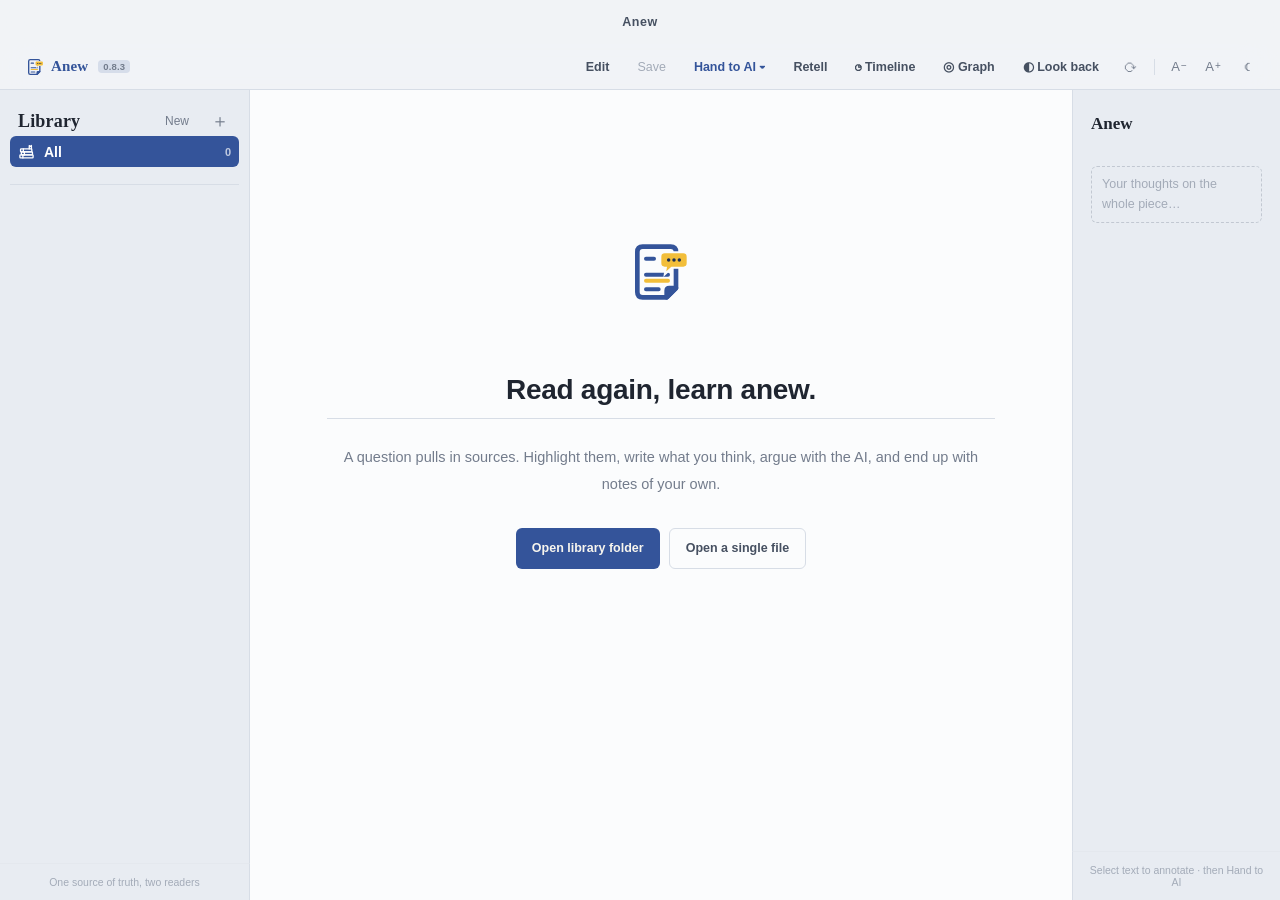
<file: native/index.html>
<!doctype html>
<html lang="zh-CN">
<head>
  <meta charset="utf-8">
  <meta name="viewport" content="width=device-width, initial-scale=1">
  <title>知新 Anew</title>
  <link rel="stylesheet" href="style.css">
</head>
<body>
  <!-- 这一条被原生 WindowDragStrip 盖着，只能放不可点的东西 -->
  <div class="titlebar">
    <div id="document-name" class="document-name">知新 Anew</div>
  </div>

  <header class="toolbar">
    <button id="open-folder" class="brand" title="打开别的库文件夹"><span class="brand-mark"><svg class="anew-mark" viewBox="0 0 78 83" aria-hidden="true"><defs><mask id="am-brand" maskUnits="userSpaceOnUse" x="0" y="0" width="100" height="100"><rect width="100" height="100" fill="#fff"/><path d="M55 22H83Q88 22 88 27V37Q88 42 83 42H65L57.5 49 58.5 42H55Q50 42 50 37V27Q50 22 55 22Z" stroke="#000" stroke-width="6.3"/></mask></defs><g transform="translate(-10.5 -8.5)" fill="none" stroke="currentColor" stroke-linecap="round" stroke-linejoin="round"><g mask="url(#am-brand)"><path d="M22 12H64Q72 12 72 20V74L58 88H22Q14 88 14 80V20Q14 12 22 12Z" stroke-width="7"/><path d="M72 74H62Q58 74 58 78V88Z" fill="currentColor" stroke-width="7"/><path d="M27 30H39M27 54H60M27 76H46" stroke-width="6"/><path d="M27 63H60" stroke="#F2BE3A" stroke-width="6"/></g><path d="M55 22H83Q88 22 88 27V37Q88 42 83 42H65L57.5 49 58.5 42H55Q50 42 50 37V27Q50 22 55 22Z" fill="#F2BE3A" stroke="none"/><g fill="#1C2D4F" stroke="none"><circle cx="61" cy="32" r="2.6"/><circle cx="69" cy="32" r="2.6"/><circle cx="77" cy="32" r="2.6"/></g></g></svg></span><span>知新 Anew</span><span class="brand-version">0.8.3</span></button>
    <div class="appearance-controls">
      <button id="edit" class="chip edit-button" title="编辑 Markdown（⌘E）">编辑</button>
      <button id="save" class="chip save-button" title="保存（⌘S）" disabled>保存</button>
      <button id="hand-ai" class="chip hand-ai" title="选一句话复制，贴进你的 AI（如 Claude Code）：处理回响、收网页回响、重整一遍">交给 AI ▾</button>
      <button id="retell" class="chip retell" title="学完了，用语音把这件事讲一遍，AI 会指出哪里没讲清、讲错了">讲一遍</button>
      <button id="insert-image" class="chip" title="插入图片" hidden>插入图片</button>
      <input id="image-input" type="file" accept="image/*" multiple hidden>
      <button id="copy-model" class="chip" title="把正文和回响一起复制（⇧⌘C）" hidden>复制给模型</button>
      <button id="timeline" class="chip timeline-button" title="学习时间轴：这几天读了哪几篇、各多久">◷ 时间轴</button>
      <button id="graph" class="chip timeline-button" title="图谱：这个主题改了几版、观点怎么变的；这一类学到的东西流到了哪">◎ 图谱</button>
      <button id="panyipan" class="chip timeline-button panyipan-button" title="盘一盘：拿你最近 3 天在想的，去翻很早以前的想法和存过的东西（相关 / 惊喜 / 随机）">◐ 盘一盘</button>
      <button id="refresh" class="icon-button refresh-button" title="重新读取磁盘上的最新内容（⌘R）">⟳</button>
      <span class="control-divider"></span>
      <button id="small" class="icon-button" title="缩小文字">A<span class="sup">−</span></button>
      <button id="large" class="icon-button" title="放大文字">A<span class="sup">+</span></button>
      <button id="typeset" class="icon-button" title="排版" hidden>笔</button>
      <button id="theme" class="icon-button" title="切换主题">☾</button>
    </div>
  </header>

  <main class="workspace">
    <aside class="library" aria-label="书库">
      <div class="library-top">
        <button id="back-to-shelf" class="shelf-back" title="回到书架" hidden>‹</button>
        <span id="book-thumb" class="book-thumb" hidden></span>
        <h2 id="library-title">库</h2>
        <button id="open-file" class="plus-button" title="打开单个文件">＋</button>
      </div>

      <section id="shelf" class="shelf" hidden>
        <div class="section-label">书架</div>
        <div id="shelf-list" class="shelf-list"></div>
        <button id="shelf-add" class="library-button">＋ 把一个文件夹加进书架</button>
      </section>
      <div class="library-actions">
        <button id="choose-folder" class="library-button">打开书库文件夹</button>
        <button id="choose-file" class="library-text-button">或打开单个文件</button>
      </div>
      <section id="recent-libraries" class="recent-libraries" hidden>
        <div class="section-label">最近打开</div>
        <div id="recent-list" class="recent-list"></div>
      </section>
      <div id="search-wrap" class="search-wrap" hidden><span class="search-icon">⌕</span><input id="library-search" type="search" placeholder="搜索书库"></div>
      <nav id="views" class="views" aria-label="视图"></nav>
      <nav id="file-tree" class="file-tree" aria-label="文件夹内容"></nav>
      <section id="tag-section" class="tag-section" hidden><div class="section-label">标签</div><div id="tag-list" class="tag-list"></div></section>
      <div id="library-footer" class="library-footer">一份真相，两种读法</div>
    </aside>

    <section class="reading-area">
      <section id="bookshelf-view" class="bookshelf-view" hidden></section>
      <div id="book-meta" class="book-meta" hidden><span id="crumb"></span><span id="word-count"></span></div>
      <div id="editor-panel" class="editor-panel">
        <div class="editor-caption"><span>原稿 · Markdown</span><span id="save-state" aria-live="polite"></span></div>
        <textarea id="editor" spellcheck="false" aria-label="Markdown 编辑器"></textarea>
      </div>
      <article id="content" class="content empty-state">
        <div class="welcome-mark"><svg class="anew-mark" viewBox="0 0 78 83" aria-hidden="true"><defs><mask id="am-welcome" maskUnits="userSpaceOnUse" x="0" y="0" width="100" height="100"><rect width="100" height="100" fill="#fff"/><path d="M55 22H83Q88 22 88 27V37Q88 42 83 42H65L57.5 49 58.5 42H55Q50 42 50 37V27Q50 22 55 22Z" stroke="#000" stroke-width="6.3"/></mask></defs><g transform="translate(-10.5 -8.5)" fill="none" stroke="currentColor" stroke-linecap="round" stroke-linejoin="round"><g mask="url(#am-welcome)"><path d="M22 12H64Q72 12 72 20V74L58 88H22Q14 88 14 80V20Q14 12 22 12Z" stroke-width="7"/><path d="M72 74H62Q58 74 58 78V88Z" fill="currentColor" stroke-width="7"/><path d="M27 30H39M27 54H60M27 76H46" stroke-width="6"/><path d="M27 63H60" stroke="#F2BE3A" stroke-width="6"/></g><path d="M55 22H83Q88 22 88 27V37Q88 42 83 42H65L57.5 49 58.5 42H55Q50 42 50 37V27Q50 22 55 22Z" fill="#F2BE3A" stroke="none"/><g fill="#1C2D4F" stroke="none"><circle cx="61" cy="32" r="2.6"/><circle cx="69" cy="32" r="2.6"/><circle cx="77" cy="32" r="2.6"/></g></g></svg></div>
        <h1>温故而知新。</h1>
        <p>一个念头引来一批来源；在来源上划线、写回响，和 AI 辩，理成自己的笔记。</p>
        <div class="welcome-actions"><button id="choose-folder-main" class="primary-button">打开书库文件夹</button><button id="choose-file-main" class="secondary-button">打开单个文件</button></div>
      </article>
    </section>

    <aside class="inspector" aria-label="文档信息">
      <div id="inspector-title" class="inspector-title">知新 Anew</div>
      <section id="document-tags-section" hidden><div id="document-tags" class="document-tags"></div></section>
      <dl id="document-info" class="document-info" hidden></dl>
      <section id="links-section" hidden><div class="inspector-label">本页链接</div><div id="page-links" class="page-links"></div></section>
      <section id="comment-box" class="comment-box">
        <div class="retell-head"><span>讲一遍：给没听过的人讲讲它是怎么回事</span><button id="retell-cancel" class="retell-cancel">不讲了</button></div>
        <textarea id="comment-input" aria-label="读后感" rows="2" placeholder="整篇读下来想说的……"></textarea>
        <div class="comment-foot"><span class="comment-keys">⌘↩ 存</span><button id="comment-add" class="comment-add">存</button></div>
      </section>
      <section id="notes-section" hidden><div id="notes-count" class="inspector-label">划线和读后感</div><div id="notes-list" class="notes-list"></div><div id="notes-done-wrap" hidden><button id="notes-done-toggle" class="notes-done-toggle"><span class="notes-done-caret">▸</span>已处理 · <span id="notes-done-count">0</span> 条</button><div id="notes-done-list" class="notes-list notes-done-list" hidden></div></div></section>
      <section id="logs-section" hidden><div class="inspector-label">修改记录</div><div id="change-logs" class="change-logs"></div></section>
      <div class="inspector-tip">选中一段划线 · 点「交给 AI」</div>
    </aside>
  </main>
  <div id="read-progress" class="read-progress" hidden title="点一下跳到那里"><div class="read-progress-fill"></div><span class="read-progress-label"></span></div>
  <button id="note-hint" class="note-hint" hidden>＋ 划线</button>

  <div id="note-popover" class="note-popover" hidden>
    <div class="note-popover-quote" id="note-quote"></div>
    <textarea id="note-input" aria-label="划线说一句" rows="4" placeholder="写点什么……⌘↩ 保存，Esc 取消"></textarea>
    <div class="note-popover-actions">
      <span class="note-keys">⌘↩ 保存 · Esc 取消</span>
      <button id="note-cancel" class="secondary-button">取消</button>
      <button id="note-save" class="primary-button">存</button>
    </div>
  </div>

  <div id="app-notice" role="status" aria-live="polite" hidden></div>
  <script src="i18n.js"></script>
  <script src="app.js"></script>
</body>
</html>
</file>
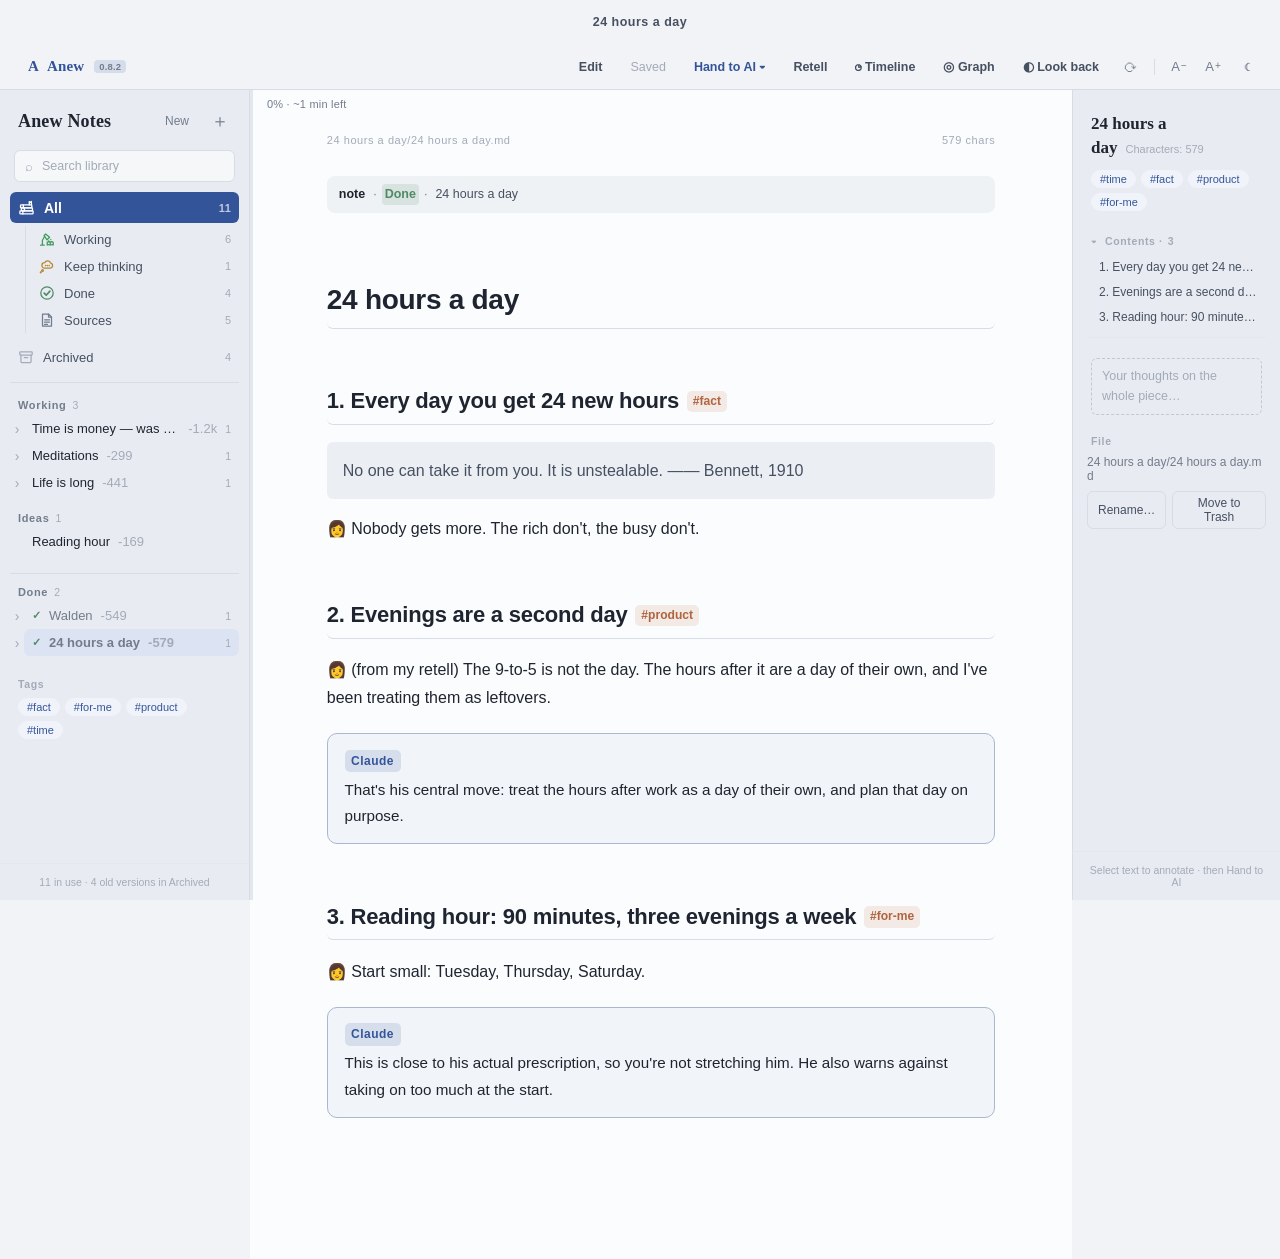
<file: media/stage/index.html>
<!doctype html>
<html lang="zh-CN">
<head>
  <meta charset="utf-8">
  <meta name="viewport" content="width=device-width, initial-scale=1">
  <title>知新 Anew</title>
  <link rel="stylesheet" href="../../native/style.css">
</head>
<body>
  <!-- 这一条被原生 WindowDragStrip 盖着，只能放不可点的东西 -->
  <div class="titlebar">
    <div id="document-name" class="document-name">知新 Anew</div>
  </div>

  <header class="toolbar">
    <button id="open-folder" class="brand" title="打开别的库文件夹"><span class="brand-mark">新</span><span>知新 Anew</span><span class="brand-version">0.8.2</span></button>
    <div class="appearance-controls">
      <button id="edit" class="chip edit-button" title="编辑 Markdown（⌘E）">编辑</button>
      <button id="save" class="chip save-button" title="保存（⌘S）" disabled>保存</button>
      <button id="hand-ai" class="chip hand-ai" title="选一句话复制，贴进你的 AI（如 Claude Code）：处理回响、收网页回响、重整一遍">交给 AI ▾</button>
      <button id="retell" class="chip retell" title="学完了，用语音把这件事讲一遍，AI 会指出哪里没讲清、讲错了">讲一遍</button>
      <button id="insert-image" class="chip" title="插入图片" hidden>插入图片</button>
      <input id="image-input" type="file" accept="image/*" multiple hidden>
      <button id="copy-model" class="chip" title="把正文和回响一起复制（⇧⌘C）" hidden>复制给模型</button>
      <button id="timeline" class="chip timeline-button" title="学习时间轴：这几天读了哪几篇、各多久">◷ 时间轴</button>
      <button id="graph" class="chip timeline-button" title="图谱：这个主题改了几版、观点怎么变的；这一类学到的东西流到了哪">◎ 图谱</button>
      <button id="panyipan" class="chip timeline-button panyipan-button" title="盘一盘：拿你最近 3 天在想的，去翻很早以前的想法和存过的东西（相关 / 惊喜 / 随机）">◐ 盘一盘</button>
      <button id="refresh" class="icon-button refresh-button" title="重新读取磁盘上的最新内容（⌘R）">⟳</button>
      <span class="control-divider"></span>
      <button id="small" class="icon-button" title="缩小文字">A<span class="sup">−</span></button>
      <button id="large" class="icon-button" title="放大文字">A<span class="sup">+</span></button>
      <button id="typeset" class="icon-button" title="排版" hidden>笔</button>
      <button id="theme" class="icon-button" title="切换主题">☾</button>
    </div>
  </header>

  <main class="workspace">
    <aside class="library" aria-label="书库">
      <div class="library-top">
        <button id="back-to-shelf" class="shelf-back" title="回到书架" hidden>‹</button>
        <span id="book-thumb" class="book-thumb" hidden></span>
        <h2 id="library-title">库</h2>
        <button id="open-file" class="plus-button" title="打开单个文件">＋</button>
      </div>

      <section id="shelf" class="shelf" hidden>
        <div class="section-label">书架</div>
        <div id="shelf-list" class="shelf-list"></div>
        <button id="shelf-add" class="library-button">＋ 把一个文件夹加进书架</button>
      </section>
      <div class="library-actions">
        <button id="choose-folder" class="library-button">打开书库文件夹</button>
        <button id="choose-file" class="library-text-button">或打开单个文件</button>
      </div>
      <section id="recent-libraries" class="recent-libraries" hidden>
        <div class="section-label">最近打开</div>
        <div id="recent-list" class="recent-list"></div>
      </section>
      <div id="search-wrap" class="search-wrap" hidden><span class="search-icon">⌕</span><input id="library-search" type="search" placeholder="搜索书库"></div>
      <nav id="views" class="views" aria-label="视图"></nav>
      <nav id="file-tree" class="file-tree" aria-label="文件夹内容"></nav>
      <section id="tag-section" class="tag-section" hidden><div class="section-label">标签</div><div id="tag-list" class="tag-list"></div></section>
      <div id="library-footer" class="library-footer">一份真相，两种读法</div>
    </aside>

    <section class="reading-area">
      <section id="bookshelf-view" class="bookshelf-view" hidden></section>
      <div id="book-meta" class="book-meta" hidden><span id="crumb"></span><span id="word-count"></span></div>
      <div id="editor-panel" class="editor-panel">
        <div class="editor-caption"><span>原稿 · Markdown</span><span id="save-state" aria-live="polite"></span></div>
        <textarea id="editor" spellcheck="false" aria-label="Markdown 编辑器"></textarea>
      </div>
      <article id="content" class="content empty-state">
        <div class="welcome-mark">新</div>
        <h1>温故而知新。</h1>
        <p>一个念头引来一批来源；在来源上划线、写回响，和 AI 辩，理成自己的笔记。</p>
        <div class="welcome-actions"><button id="choose-folder-main" class="primary-button">打开书库文件夹</button><button id="choose-file-main" class="secondary-button">打开单个文件</button></div>
      </article>
    </section>

    <aside class="inspector" aria-label="文档信息">
      <div id="inspector-title" class="inspector-title">知新 Anew</div>
      <section id="document-tags-section" hidden><div id="document-tags" class="document-tags"></div></section>
      <dl id="document-info" class="document-info" hidden></dl>
      <section id="links-section" hidden><div class="inspector-label">本页链接</div><div id="page-links" class="page-links"></div></section>
      <section id="comment-box" class="comment-box">
        <div class="retell-head"><span>讲一遍：给没听过的人讲讲它是怎么回事</span><button id="retell-cancel" class="retell-cancel">不讲了</button></div>
        <textarea id="comment-input" aria-label="读后感" rows="2" placeholder="整篇读下来想说的……"></textarea>
        <div class="comment-foot"><span class="comment-keys">⌘↩ 存</span><button id="comment-add" class="comment-add">存</button></div>
      </section>
      <section id="notes-section" hidden><div id="notes-count" class="inspector-label">划线和读后感</div><div id="notes-list" class="notes-list"></div><div id="notes-done-wrap" hidden><button id="notes-done-toggle" class="notes-done-toggle"><span class="notes-done-caret">▸</span>已处理 · <span id="notes-done-count">0</span> 条</button><div id="notes-done-list" class="notes-list notes-done-list" hidden></div></div></section>
      <section id="logs-section" hidden><div class="inspector-label">修改记录</div><div id="change-logs" class="change-logs"></div></section>
      <div class="inspector-tip">选中一段划线 · 点「交给 AI」</div>
    </aside>
  </main>
  <div id="read-progress" class="read-progress" hidden title="点一下跳到那里"><div class="read-progress-fill"></div><span class="read-progress-label"></span></div>
  <button id="note-hint" class="note-hint" hidden>＋ 划线</button>

  <div id="note-popover" class="note-popover" hidden>
    <div class="note-popover-quote" id="note-quote"></div>
    <textarea id="note-input" aria-label="划线说一句" rows="4" placeholder="写点什么……⌘↩ 保存，Esc 取消"></textarea>
    <div class="note-popover-actions">
      <span class="note-keys">⌘↩ 保存 · Esc 取消</span>
      <button id="note-cancel" class="secondary-button">取消</button>
      <button id="note-save" class="primary-button">存</button>
    </div>
  </div>

  <div id="app-notice" role="status" aria-live="polite" hidden></div>
  <script src="data.js"></script><script src="bridge.js"></script><script src="../../native/i18n.js"></script>
  <script src="../../native/app.js"></script>
</body>
</html>
</file>
<file: native/style.css>
/* Paper MD —— 外观 */
[hidden]{display:none!important}
#app-notice{position:fixed;bottom:24px;left:50%;transform:translateX(-50%);z-index:100;padding:10px 18px;border:1px solid var(--line);border-radius:9px;background:var(--paper-bright);color:var(--ink);box-shadow:0 4px 22px #0002;font-size:13px}

:root{
  /* 纸 */
  --paper:#f4f1ea;          /* 主底 */
  --paper-bright:#fbf9f4;   /* 正文纸 */
  --paper-side:#efebe1;     /* 两侧栏 */
  --paper-sunk:#e8e3d7;     /* 代码块、输入框 */
  /* 墨 */
  --ink:#2e2a25;
  --ink-soft:#5b544a;
  --muted:#8a8174;
  --faint:#b4ab9b;
  --line:#e2dcd0;
  --line-soft:#ece7dc;
  /* 彩 */
  --moss:#4e6a53;
  --moss-pale:#e2e9df;
  --clay:#a9684d;
  --amber:#b07642;
  --alert:#b54e45;

  --titlebar-h:44px;   /* 必须和 AppDelegate.swift 里的 dragStripHeight 一致 */
  --toolbar-h:46px;
  --chrome-h:90px;
  --radius:9px;
  --radius-sm:6px;
  --font-scale:1;

  --sans:-apple-system,BlinkMacSystemFont,"PingFang SC","Hiragino Sans GB",sans-serif;
  --serif:"Iowan Old Style",Palatino,"Songti SC","Noto Serif CJK SC",serif;
  --mono:"SF Mono",Menlo,Monaco,"PingFang SC",monospace;

  color:var(--ink);
  background:var(--paper);
  font-family:var(--sans);
  -webkit-font-smoothing:antialiased;
}
*{box-sizing:border-box}
html,body{min-height:100vh;margin:0;background:var(--paper)}
button,input,textarea{font:inherit;color:inherit}
button{cursor:pointer}

/* 极淡的纸纹，别抢戏 */
body::before{
  content:"";position:fixed;inset:0;z-index:-1;opacity:.09;pointer-events:none;
  background-image:url("data:image/svg+xml,%3Csvg viewBox='0 0 180 180' xmlns='http://www.w3.org/2000/svg'%3E%3Cfilter id='n'%3E%3CfeTurbulence type='fractalNoise' baseFrequency='.82' numOctaves='3' stitchTiles='stitch'/%3E%3C/filter%3E%3Crect width='100%25' height='100%25' filter='url(%23n)' opacity='.25'/%3E%3C/svg%3E");
}

/* ── 顶部拖动条：原生视图盖在上面，这里只能放不可点的东西 ── */
.titlebar{
  position:fixed;top:0;left:0;right:0;z-index:20;
  height:var(--titlebar-h);
  display:flex;align-items:center;justify-content:center;
  padding:0 96px;
  background:color-mix(in srgb,var(--paper) 82%,transparent);
  backdrop-filter:saturate(180%) blur(20px);
  -webkit-user-select:none;user-select:none;
}
.document-name{
  max-width:100%;overflow:hidden;text-overflow:ellipsis;white-space:nowrap;
  color:var(--ink-soft);font-size:12.5px;font-weight:600;letter-spacing:.04em;
}

/* ── 工具栏 ── */
.toolbar{
  position:fixed;top:var(--titlebar-h);left:0;right:0;z-index:19;
  height:var(--toolbar-h);
  display:flex;align-items:center;justify-content:space-between;
  padding:0 18px 0 20px;
  border-bottom:1px solid var(--line);
  background:color-mix(in srgb,var(--paper) 88%,transparent);
  backdrop-filter:saturate(180%) blur(20px);
  -webkit-user-select:none;user-select:none;
}
.brand{
  display:flex;align-items:center;gap:8px;
  border:0;background:transparent;color:var(--moss);
  font-family:var(--serif);font-size:15px;font-weight:700;letter-spacing:.01em;
  padding:5px 8px;border-radius:var(--radius-sm);
}
.brand:hover{background:var(--moss-pale)}
.brand-mark{display:inline-flex;line-height:1}
.brand-mark .anew-mark{width:15px;height:16px}

.appearance-controls{display:flex;align-items:center;gap:4px}
.control-divider{width:1px;height:16px;margin:0 5px;background:var(--line)}
.chip{
  border:1px solid transparent;border-radius:var(--radius-sm);
  background:transparent;color:var(--ink-soft);
  font-size:12.5px;font-weight:600;padding:5px 11px;
  transition:background .12s,color .12s;
}
.chip:hover{background:var(--paper-sunk)}
.edit-button.active{background:var(--moss);border-color:var(--moss);color:#f7f5ee}
.save-button{color:var(--moss)}
.save-button:not(:disabled){background:var(--moss-pale)}
.save-button:disabled{opacity:.4;cursor:default;background:transparent}
.icon-button{
  min-width:30px;height:28px;border:0;border-radius:var(--radius-sm);
  background:transparent;color:var(--muted);font-size:13px;line-height:1;
  padding:0 7px;
}
.icon-button:hover{background:var(--paper-sunk);color:var(--ink)}
.icon-button .sup{font-size:10px;vertical-align:2px;margin-left:1px}

/* ── 三栏 ── */
.workspace{
  display:grid;grid-template-columns:250px minmax(0,1fr) 208px;
  padding-top:var(--chrome-h);
  min-height:100vh;
}

/* 左：书库 */
.library{
  position:sticky;top:var(--chrome-h);
  height:calc(100vh - var(--chrome-h));overflow:auto;
  border-right:1px solid var(--line);
  padding:20px 12px 56px;
  background:var(--paper-side);
}
.library-top{display:flex;align-items:center;justify-content:space-between;gap:8px;padding:0 8px 2px}
.library h2{
  min-width:0;margin:0;
  font-family:var(--serif);font-size:18px;font-weight:700;letter-spacing:.01em;
  overflow:hidden;text-overflow:ellipsis;white-space:nowrap;
}
.plus-button{
  flex:none;width:26px;height:26px;border:0;border-radius:50%;
  background:transparent;color:var(--muted);font-size:18px;line-height:1;
}
.plus-button:hover{background:var(--moss-pale);color:var(--moss)}

.library-actions{padding:16px 8px 4px}
.library-button{
  width:100%;border:0;border-radius:var(--radius-sm);
  padding:9px;background:var(--moss);color:#f7f5ee;
  font-size:12.5px;font-weight:650;letter-spacing:.02em;
}
.library-button:hover{background:#435c48}
.library-text-button{
  display:block;width:100%;margin-top:8px;border:0;background:transparent;
  color:var(--muted);font-size:11.5px;padding:4px;
}
.library-text-button:hover{color:var(--moss)}

.recent-libraries{padding:6px 4px 0}
.recent-list{display:flex;flex-direction:column;gap:2px}
.recent-item{
  display:flex;align-items:center;gap:9px;width:100%;
  border:0;border-radius:var(--radius-sm);background:transparent;
  padding:7px 8px;text-align:left;
}
.recent-item:hover{background:color-mix(in srgb,var(--moss-pale) 75%,transparent)}
.recent-book{flex:none;color:var(--faint);font-size:11px}
.recent-copy{min-width:0;flex:1;display:flex;flex-direction:column;gap:1px}
.recent-copy strong{
  font-size:12.5px;font-weight:600;color:var(--ink);
  overflow:hidden;text-overflow:ellipsis;white-space:nowrap;
}
.recent-copy small{
  font-size:10px;color:var(--faint);direction:rtl;text-align:left;
  overflow:hidden;text-overflow:ellipsis;white-space:nowrap;
}
.recent-arrow{flex:none;color:var(--faint);font-size:11px;opacity:0}
.recent-item:hover .recent-arrow{opacity:1}

.search-wrap{
  display:flex;align-items:center;gap:7px;
  margin:14px 6px;padding:7px 10px;
  border:1px solid var(--line);border-radius:var(--radius-sm);
  background:color-mix(in srgb,var(--paper-bright) 70%,transparent);
}
.search-wrap:focus-within{border-color:color-mix(in srgb,var(--moss) 45%,var(--line))}
.search-icon{color:var(--faint);font-size:13px}
.search-wrap input{min-width:0;flex:1;border:0;outline:0;background:transparent;font-size:12.5px}
.search-wrap input::placeholder{color:var(--faint)}

.file-tree{font-size:13px;padding:0 2px}
.tree-folder,.tree-file{
  display:flex;align-items:center;gap:7px;width:100%;
  border:0;border-radius:var(--radius-sm);background:transparent;
  padding:6px 8px;text-align:left;color:var(--ink-soft);
  overflow:hidden;text-overflow:ellipsis;white-space:nowrap;
}
.tree-folder{margin-top:6px;color:var(--muted);font-size:11.5px;font-weight:650;letter-spacing:.03em}
.tree-folder:hover,.tree-file:hover{background:color-mix(in srgb,var(--moss-pale) 70%,transparent)}
.tree-file.active{background:var(--moss-pale);color:#334e39;font-weight:650}
.tree-icon{flex:none;width:12px;color:var(--faint);font-size:10px}
.tree-file .tree-icon{color:color-mix(in srgb,var(--clay) 70%,transparent)}
.tree-children{margin-left:10px;padding-left:9px;border-left:1px solid var(--line)}
.tree-empty{padding:18px 8px;color:var(--muted);font-size:12px;line-height:1.7}

.section-label,.inspector-label{
  margin:22px 8px 8px;color:var(--faint);
  font-size:10.5px;font-weight:700;letter-spacing:.06em;
}
.tag-list,.document-tags{display:flex;flex-wrap:wrap;gap:5px;padding:0 8px}
.tag-pill{
  border:0;border-radius:999px;padding:3px 9px;
  background:color-mix(in srgb,var(--paper-bright) 65%,var(--moss-pale));
  color:var(--moss);font-size:11px;
}
.tag-pill:hover,.tag-pill.active{background:var(--moss);color:#f7f5ee}
.library-footer{
  position:fixed;bottom:0;left:0;width:250px;
  padding:12px;background:var(--paper-side);
  border-top:1px solid var(--line-soft);border-right:1px solid var(--line);
  color:var(--faint);font-size:10.5px;text-align:center;
}

/* 中：阅读 */
.reading-area{min-width:0;padding:44px clamp(32px,6vw,96px) 120px;background:var(--paper-bright)}
.book-meta{
  display:flex;justify-content:space-between;gap:12px;
  max-width:680px;margin:0 auto 30px;
  color:var(--faint);font-size:11px;letter-spacing:.05em;
}
.content{
  max-width:680px;margin:0 auto;
  font-family:var(--serif);
  font-size:calc(18px * var(--font-scale));
  line-height:2.0;letter-spacing:.01em;color:var(--ink);
}
.content h1,.content h2,.content h3{color:var(--ink);line-height:1.35;scroll-margin-top:110px}
.content h1{
  margin:0 0 38px;font-family:var(--serif);
  font-size:calc(34px * var(--font-scale));font-weight:700;letter-spacing:-.01em;
}
.content h2{
  margin:60px 0 20px;font-family:var(--sans);
  font-size:calc(22px * var(--font-scale));font-weight:700;letter-spacing:-.01em;
}
.content h2::before{content:"";display:block;width:26px;border-top:1.5px solid var(--clay);margin-bottom:14px;opacity:.75}
.content h3{margin:38px 0 12px;font-family:var(--sans);font-size:calc(17px * var(--font-scale));font-weight:700}
.content p{margin:0 0 1.4em}
.content a,.wikilink{
  border:0;background:transparent;padding:0;color:var(--moss);font:inherit;
  text-decoration:underline;text-decoration-color:color-mix(in srgb,var(--moss) 35%,transparent);
  text-underline-offset:4px;text-decoration-thickness:1px;
}
.content a:hover,.wikilink:hover{text-decoration-color:var(--moss)}
.wikilink{cursor:pointer}
.content strong{font-weight:700}
.content em{color:var(--ink-soft);font-style:italic}
.content blockquote{
  margin:1.6em 0;padding:.75em 1.1em;border-radius:8px;
  background:color-mix(in srgb,var(--paper-sunk) 55%,transparent);
  color:var(--ink-soft);
}
.content hr{border:0;height:1px;background:var(--line);margin:3.4em auto;width:56%}
.content ul,.content ol{padding-left:1.4em;margin:0 0 1.4em}
.content li{padding-left:.25em;margin:.3em 0}
.content li::marker{color:color-mix(in srgb,var(--moss) 70%,transparent)}
.content code{
  padding:.14em .4em;border-radius:4px;background:var(--paper-sunk);
  color:var(--clay);font-family:var(--mono);font-size:.8em;
}
.content pre{
  margin:1.8em 0;padding:18px 20px;overflow:auto;
  border-radius:var(--radius);background:var(--paper-sunk);line-height:1.7;
}
.content pre code{padding:0;background:transparent;color:var(--ink);font-size:.79em}
.content table{width:100%;margin:1.8em 0;border-collapse:collapse;font-size:.86em;font-family:var(--sans)}
.content th{text-align:left;color:var(--moss);font-weight:700}
.content td,.content th{padding:.6em .7em;border-bottom:1px solid var(--line)}
.content td,.content th{vertical-align:top}
.content td:first-child,.content th:first-child,.block-table td:first-child,.block-table th:first-child{min-width:4.2em}
.content thead th{border-bottom:1.5px solid color-mix(in srgb,var(--moss) 45%,transparent)}
.content tbody tr:first-child td{border-top:1px solid var(--line)}
.content h4,.content h5,.content h6{margin:28px 0 10px;font-family:var(--sans);font-size:calc(15.5px * var(--font-scale));font-weight:700;color:var(--ink)}
.content h5,.content h6{font-size:calc(14.5px * var(--font-scale));color:var(--ink-soft)}
.content del{color:var(--ink-soft)}
.content li>ul,.content li>ol{margin:.3em 0 .4em}
.content li>p{margin:.3em 0}
.content blockquote>:last-child{margin-bottom:0}
.content blockquote>:first-child{margin-top:0}
.content img.image-error{min-height:48px;border:1px dashed var(--line);padding:12px}
.content img{display:block;max-width:100%;margin:1.8em auto;border-radius:var(--radius)}
.content input[type=checkbox]{accent-color:var(--moss);margin-right:.5em}

/* 空状态 */
.empty-state{max-width:520px;padding:110px 0;text-align:center;font-family:var(--sans)}
.welcome-mark{color:var(--moss);line-height:1;margin-bottom:24px}
.welcome-mark .anew-mark{width:52px;height:56px}
.empty-state h1{font-family:var(--serif);font-size:30px;font-weight:700;letter-spacing:-.01em;margin:0 0 14px}
.empty-state p{color:var(--muted);font-size:14.5px;line-height:1.85;margin:0}
.welcome-actions{display:flex;justify-content:center;gap:9px;margin-top:30px}
.primary-button,.secondary-button{border-radius:var(--radius-sm);padding:9px 16px;font-size:12.5px;font-weight:650}
.primary-button{border:0;background:var(--moss);color:#f7f5ee}
.primary-button:hover{background:#435c48}
.secondary-button{border:1px solid var(--line);background:transparent;color:var(--ink-soft)}
.secondary-button:hover{background:var(--paper-sunk)}

/* 右：这本书 */
.inspector{
  position:sticky;top:var(--chrome-h);
  height:calc(100vh - var(--chrome-h));overflow:auto;
  border-left:1px solid var(--line);
  padding:22px 14px 56px;background:var(--paper-side);
}
.inspector-title{
  padding:0 4px 10px;font-family:var(--serif);
  font-size:17px;font-weight:700;line-height:1.4;
}
.inspector-chars{margin-left:8px;font-family:var(--sans);font-size:11px;font-weight:400;color:var(--faint);white-space:nowrap}
#document-tags-section .document-tags{padding:0 4px 4px}
.inspector-label{margin:20px 4px 8px}
.document-info{margin:0;padding:12px 4px;border-top:1px solid var(--line);border-bottom:1px solid var(--line)}
.document-info div{display:flex;justify-content:space-between;gap:10px;margin:7px 0;font-size:11.5px}
.document-info dt{color:var(--muted)}
.document-info dd{margin:0;color:var(--ink);text-align:right}
.page-links,.change-logs{padding:0 4px}
.page-link{
  display:block;width:100%;overflow:hidden;border:0;background:transparent;
  padding:5px 0;color:var(--moss);font-size:12.5px;text-align:left;
  text-overflow:ellipsis;white-space:nowrap;
  text-decoration:underline;text-decoration-color:color-mix(in srgb,var(--moss) 30%,transparent);
  text-underline-offset:3px;
}
.log-item{padding:8px 0;border-bottom:1px solid var(--line-soft)}
.log-item:last-child{border-bottom:0}
.log-time{display:block;color:var(--faint);font-size:10px;letter-spacing:.02em}
.log-summary{display:block;margin-top:3px;color:var(--ink-soft);font-size:11.5px;line-height:1.5}
.inspector-tip{
  position:fixed;bottom:0;right:0;width:208px;
  padding:12px;background:var(--paper-side);
  border-top:1px solid var(--line-soft);border-left:1px solid var(--line);
  color:var(--faint);font-size:10.5px;text-align:center;
}

/* ── 编辑模式 ── */
.editor-panel{display:none}
.edit-mode .content{display:none}
.edit-mode .reading-area{padding:0;background:var(--paper-bright)}
.edit-mode .editor-panel{
  display:flex;flex-direction:column;
  min-height:calc(100vh - var(--chrome-h));
}
.editor-caption{
  position:sticky;top:0;z-index:5;
  display:flex;justify-content:space-between;align-items:center;
  height:38px;padding:0 clamp(28px,5vw,72px);
  border-bottom:1px solid var(--line-soft);
  background:color-mix(in srgb,var(--paper-bright) 92%,transparent);
  backdrop-filter:blur(10px);
  color:var(--faint);font-size:11px;letter-spacing:.05em;
}
.editor-caption .saved{color:var(--moss)}
.editor-caption .unsaved{color:var(--amber);font-weight:650}
.editor-caption .saving{color:var(--muted)}
.editor-caption .error{color:var(--alert)}
.editor-panel textarea{
  flex:1;width:100%;resize:none;border:0;outline:0;
  padding:34px clamp(28px,5vw,72px) 120px;
  background:transparent;color:var(--ink);
  font-family:var(--mono);
  font-size:calc(15px * var(--font-scale));
  line-height:1.95;letter-spacing:.01em;tab-size:2;
}
.editor-panel textarea::selection{background:color-mix(in srgb,var(--moss) 22%,transparent)}

/* ── 夜间 ── */
:root.night{
  --paper:#1e211d;--paper-bright:#232622;--paper-side:#1a1d19;--paper-sunk:#2a2e29;
  --ink:#e8e3d6;--ink-soft:#c2bcae;--muted:#9a9386;--faint:#6f7166;
  --line:#353933;--line-soft:#2c302b;
  --moss:#a8bfa2;--moss-pale:#2c352b;--clay:#cf9a79;--amber:#d0a35f;--alert:#d97b71;
}
.night .library-button,.night .primary-button,.night .edit-button.active,.night .tag-pill:hover,.night .tag-pill.active{color:#1b1e1a}
.night .library-button:hover,.night .primary-button:hover{background:#b9cfb3}
.night body::before{opacity:.05}

/* ── 窄窗 ── */
@media(max-width:1080px){
  .workspace{grid-template-columns:230px minmax(0,1fr)}
  .inspector,.inspector-tip{display:none}
  .library-footer{width:230px}
}
@media(max-width:820px){
  .workspace{display:block;padding-top:var(--chrome-h)}
  .library{position:relative;top:0;height:auto;max-height:36vh;border-right:0;border-bottom:1px solid var(--line)}
  .library-footer{display:none}
  .reading-area{padding:32px 24px 90px}
  .content{font-size:calc(17px * var(--font-scale))}
  .titlebar{padding:0 88px}
}

/* ── 批注 ── */
mark.noted{
  background:linear-gradient(transparent 62%,color-mix(in srgb,var(--amber) 32%,transparent) 62%);
  color:inherit;border-radius:2px;cursor:default;
}
mark.noted.flash{background:color-mix(in srgb,var(--amber) 34%,transparent);transition:background .25s}

.note-hint{
  position:fixed;z-index:60;
  border:0;border-radius:999px;padding:6px 13px;
  background:var(--ink);color:var(--paper-bright);
  font-size:11.5px;font-weight:650;letter-spacing:.02em;
  box-shadow:0 4px 14px rgba(0,0,0,.22);
}
.note-hint:hover{background:var(--moss)}

.note-popover{
  position:fixed;z-index:70;width:340px;
  /* 竖排 flex：引文可压缩、输入框吃剩下的高度、按钮那行永远在最底下且不被挤掉 */
  display:flex;flex-direction:column;
  max-height:calc(100vh - 24px);
  border:1px solid var(--line);border-radius:var(--radius);
  background:var(--paper-bright);
  box-shadow:0 18px 44px rgba(0,0,0,.18);
  padding:14px;
}
.note-popover-quote{
  flex:0 1 auto;
  margin-bottom:10px;padding-left:10px;
  border-left:2px solid color-mix(in srgb,var(--amber) 70%,transparent);
  color:var(--muted);font-size:12px;line-height:1.6;
  max-height:66px;overflow:auto;
}
.note-popover textarea{
  flex:1 1 auto;
  width:100%;resize:vertical;min-height:64px;
  border:1px solid var(--line);border-radius:var(--radius-sm);
  padding:9px 10px;background:var(--paper);color:var(--ink);
  font-family:var(--sans);font-size:13px;line-height:1.7;outline:0;
}
.note-popover textarea:focus{border-color:color-mix(in srgb,var(--moss) 50%,var(--line))}
.note-popover-actions{
  flex:0 0 auto;                       /* 按钮那行绝不参与压缩 */
  display:flex;align-items:center;gap:8px;margin-top:10px;
}
.note-popover-actions .note-keys{
  margin-right:auto;color:var(--muted);font-size:11px;letter-spacing:.02em;
}
.note-popover-actions button{padding:7px 13px;font-size:12px}

.notes-list{display:flex;flex-direction:column;gap:8px;padding:0 4px}
.note-item{
  border:1px solid var(--line-soft);border-radius:var(--radius-sm);
  padding:9px 10px;background:color-mix(in srgb,var(--paper-bright) 60%,transparent);
  cursor:pointer;
}
.note-item:hover{border-color:var(--line)}
.note-head{display:flex;align-items:center;justify-content:space-between;margin-bottom:5px}
.note-index{
  display:inline-flex;align-items:center;justify-content:center;
  width:16px;height:16px;border-radius:50%;
  background:color-mix(in srgb,var(--amber) 26%,transparent);
  color:var(--ink-soft);font-size:9.5px;font-weight:700;
}
.note-remove{border:0;background:transparent;color:var(--faint);font-size:14px;line-height:1;padding:0 2px}
.note-remove:hover{color:var(--alert)}
.note-quote{
  margin:0 0 5px;padding-left:8px;
  border-left:2px solid color-mix(in srgb,var(--amber) 55%,transparent);
  color:var(--faint);font-size:11px;line-height:1.55;
}
.note-body{margin:0;color:var(--ink-soft);font-size:12px;line-height:1.6}

/* 读后感框（语音／打字都往这儿进）：平时是一条虚线框，有字才露出「存」 */
.comment-box{padding:0 4px;margin:20px 0 4px}
.comment-box textarea{
  display:block;width:100%;resize:none;min-height:0;max-height:260px;
  border:1px dashed color-mix(in srgb,var(--faint) 55%,transparent);border-radius:var(--radius-sm);
  padding:7px 10px;background:transparent;color:var(--ink);
  font-family:var(--sans);font-size:12.5px;line-height:1.65;outline:0;
  transition:border-color .12s,background .12s;
}
.comment-box textarea:hover{border-color:var(--faint)}
.comment-box textarea:focus,.comment-box.has-text textarea{border-style:solid;border-color:color-mix(in srgb,var(--moss) 45%,var(--line));background:var(--paper-bright)}
.comment-box textarea::placeholder{color:var(--faint)}
.comment-foot{display:none;align-items:center;gap:8px;margin-top:5px}
.comment-box.has-text .comment-foot,.comment-box.retell .comment-foot{display:flex}
.comment-keys{margin-right:auto;color:var(--faint);font-size:10.5px}
.comment-add{
  border:0;border-radius:var(--radius-sm);
  padding:4px 14px;background:var(--moss);color:#f7f5ee;
  font-size:12px;font-weight:650;
}
.comment-add:hover{filter:brightness(1.08)}
/* 讲一遍：框换成琥珀色，上面一行说讲什么 */
.retell-head{display:none;align-items:baseline;justify-content:space-between;gap:8px;margin-bottom:6px;color:var(--amber);font-size:11.5px;font-weight:600}
.comment-box.retell .retell-head{display:flex}
.retell-cancel{border:0;background:transparent;padding:0;color:var(--faint);font-size:11px;cursor:pointer}
.retell-cancel:hover{color:var(--ink)}
.comment-box.retell textarea{min-height:96px;border-style:solid;border-color:color-mix(in srgb,var(--amber) 60%,var(--line));background:var(--paper-bright)}
.comment-box.retell .comment-add{background:var(--amber)}
.chip.retell.on{background:color-mix(in srgb,var(--amber) 18%,transparent);color:var(--amber)}

.note-time{flex:1;margin-left:7px;color:var(--faint);font-size:9.5px;letter-spacing:.02em}

/* 已处理批注：正文里什么痕迹都不留——它已经是过去式了，不该再打断阅读。
   仍然是 <mark>，所以从底部折叠区还是点得回来；鼠标移上去才淡淡显一下。 */
mark.noted.resolved{
  background:none;color:inherit;border-radius:0;
}
mark.noted.resolved:hover{
  background:linear-gradient(transparent 62%,color-mix(in srgb,var(--faint) 16%,transparent) 62%);
}
mark.noted.resolved.flash{background:color-mix(in srgb,var(--amber) 34%,transparent)}
.note-done{
  border:0;background:transparent;color:var(--faint);
  font-size:12px;line-height:1;padding:0 4px;margin-right:1px;
}
.note-done:hover{color:var(--moss)}
.note-done.on{color:var(--moss)}
.note-item.done{
  border-color:var(--line-soft);
  background:transparent;
  opacity:.62;
}
.note-item.done:hover{opacity:1}
.note-item.done .note-index{background:color-mix(in srgb,var(--faint) 22%,transparent)}
.note-item.done .note-body{text-decoration:line-through;text-decoration-color:var(--faint)}
.notes-done-toggle{
  display:flex;align-items:center;gap:5px;
  width:calc(100% - 8px);margin:10px 4px 0;padding:5px 6px;
  border:0;border-top:1px solid var(--line-soft);border-radius:0;
  background:transparent;color:var(--faint);
  font-size:10.5px;letter-spacing:.04em;text-align:left;
}
.notes-done-toggle:hover{color:var(--muted)}
.notes-done-caret{display:inline-block;transition:transform .15s}
.notes-done-toggle.open .notes-done-caret{transform:rotate(90deg)}
.notes-done-list{margin-top:6px}

.note-item.standalone{
  border-left:2px solid color-mix(in srgb,var(--moss) 55%,transparent);
  background:color-mix(in srgb,var(--moss-pale) 40%,transparent);
  cursor:default;
}

/* 书库：文件大小 / 说明文档分组 */
.tree-title{min-width:0;flex:1;overflow:hidden;text-overflow:ellipsis;white-space:nowrap}
.tree-size{flex:none;color:var(--faint);font-size:10px;letter-spacing:.02em}
.tree-divider{
  margin:14px 8px 5px;padding-top:9px;
  border-top:1px solid var(--line);
  color:var(--faint);font-size:10px;letter-spacing:.06em;
}
.tree-file.aux{color:var(--faint)}
.tree-file.aux .tree-icon{color:color-mix(in srgb,var(--faint) 70%,transparent)}

/* 0.7.2 归档分支（历史版本/快照/备份）：默认折叠，颜色压到最淡，
   跟正在写的那几卷拉开距离，免得点错。 */
.tree-folder-archive{
  margin-top:14px;padding-top:10px;
  border-top:1px solid var(--line);
  color:var(--faint);font-weight:600;
}
.tree-folder-archive .tree-icon{transition:transform .15s ease}
details:not([open])>.tree-folder-archive .tree-icon{transform:rotate(-90deg)}
.tree-folder-archive .tree-size{margin-left:auto}
.tree-file.aux.active{color:var(--ink-soft)}
.brand-version{
  margin-left:2px;padding:1px 5px;border-radius:4px;
  background:color-mix(in srgb,var(--moss) 14%,transparent);
  color:var(--muted);font-family:var(--sans);font-size:9.5px;font-weight:600;letter-spacing:.02em;
}

/* 0.5.8 刷新按钮 */
.refresh-button { font-size: 15px; line-height: 1; }
.refresh-button:active { transform: rotate(180deg); transition: transform .25s ease; }


/* 0.6.0 书架 */
.shelf { padding: 0 14px 14px; }
.shelf-list { display: flex; flex-direction: column; gap: 8px; margin: 6px 0 12px; }
.shelf-item {
  display: flex; align-items: flex-start; gap: 10px; width: 100%;
  padding: 11px 12px; border: 1px solid var(--hairline, rgba(0,0,0,.08));
  border-radius: 10px; background: var(--card, rgba(255,255,255,.6));
  text-align: left; cursor: pointer; font: inherit; color: inherit;
  transition: background .15s ease, border-color .15s ease, transform .1s ease;
}
.shelf-item:hover { background: var(--card-hover, rgba(0,0,0,.035)); }
.shelf-item:active { transform: scale(.99); }
.shelf-item.missing { opacity: .45; }
.shelf-spine { width: 4px; align-self: stretch; min-height: 30px; border-radius: 2px; background: currentColor; opacity: .5; flex: none; }
.shelf-copy { flex: 1; min-width: 0; display: flex; flex-direction: column; gap: 3px; }
.shelf-copy strong { font-size: 13.5px; font-weight: 600; letter-spacing: .01em; }
.shelf-copy small { font-size: 11.5px; opacity: .55; }
.shelf-drop { flex: none; opacity: 0; border: 0; background: none; cursor: pointer; font: inherit; font-size: 13px; line-height: 1; padding: 2px 4px; color: inherit; }
.shelf-item:hover .shelf-drop { opacity: .35; }
.shelf-drop:hover { opacity: .9 !important; }
.shelf-empty { font-size: 12px; opacity: .5; padding: 10px 2px 14px; line-height: 1.7; }
.shelf-back { border: 0; background: none; cursor: pointer; font: inherit; font-size: 17px; line-height: 1; padding: 0 6px 0 0; color: inherit; opacity: .45; }
.shelf-back:hover { opacity: .9; }


/* ══════════ 0.8.0 书架 · 封面 · 一卷一卷 ══════════ */
:root{
  --board:#cdb894;            /* 书架木板 */
  --board-edge:#b39b73;
  --board-shadow:rgba(80,55,20,.18);
  --cover-ink:#f3ecdc;        /* 封面上的字 */
  --label:#efe6d1;            /* 题签 */
}
:root.night{ --board:#4a3f30; --board-edge:#3a3126; --board-shadow:rgba(0,0,0,.45); --label:#ddd3bd; }

/* 左边小列表：书脊用这本书的颜色 */
.shelf-spine{ background:var(--cover); opacity:1; width:5px; }
.shelf-item.current{ border-color:color-mix(in srgb,var(--moss) 40%,transparent); }

/* 书库左上角的小封面 */
.library-top{ justify-content:flex-start; }
.library-top h2{ flex:1; }
.book-thumb{
  flex:none; width:16px; height:22px; border-radius:1px 3px 3px 1px;
  background:linear-gradient(90deg,rgba(0,0,0,.28) 0 2px,rgba(255,255,255,.12) 2px 3px,transparent 3px),var(--cover);
  box-shadow:0 1px 2px rgba(0,0,0,.2);
}

/* 回到书架：中间不显示正文，换成一面书架（正文、编辑状态都还在，点回这本书就回去） */
.shelf-mode .content,.shelf-mode .book-meta,.shelf-mode .editor-panel{ display:none !important; }
.shelf-mode .reading-area{ padding:44px clamp(24px,5vw,72px) 120px; }
.bookshelf-view{ max-width:900px; margin:0 auto; font-family:var(--sans); }
.bookshelf-head{ margin:4px 6px 34px; }
.bookshelf-head h1{ margin:0 0 6px; font-family:var(--serif); font-size:28px; font-weight:700; letter-spacing:.04em; color:var(--ink); }
.bookshelf-head p{ margin:0; color:var(--muted); font-size:13px; }

/* 每一层 262px：封面 0–190 立在木板上（190–202），下面一行小字 */
.bookshelf-rows{
  display:grid; grid-template-columns:repeat(auto-fill,132px); grid-auto-rows:262px;
  column-gap:30px; row-gap:0; justify-content:start; padding:0 22px;
  background-image:
    linear-gradient(to bottom,transparent 0 190px,var(--board) 190px 199px,var(--board-edge) 199px 202px,var(--board-shadow) 202px,transparent 214px,transparent 262px);
  background-size:100% 262px; background-repeat:repeat-y;
  border-radius:4px;
}
.shelf-book{
  position:relative; display:flex; flex-direction:column; align-items:center;
  width:132px; padding:0; border:0; background:none; cursor:pointer; font:inherit; color:inherit;
}
.cover{
  position:relative; display:block; width:128px; height:184px; margin-top:6px;
  border-radius:2px 5px 5px 2px;
  background:
    linear-gradient(90deg,rgba(0,0,0,.32) 0 7px,rgba(255,255,255,.14) 7px 8px,rgba(0,0,0,.06) 8px 11px,transparent 11px),
    linear-gradient(160deg,rgba(255,255,255,.10),transparent 45%,rgba(0,0,0,.14)),
    var(--cover);
  box-shadow:0 1px 0 rgba(255,255,255,.08) inset,2px 3px 8px rgba(0,0,0,.22),0 1px 2px rgba(0,0,0,.2);
  transition:transform .18s ease,box-shadow .18s ease;
}
.shelf-book:hover .cover{ transform:translateY(-6px) rotate(-.6deg); box-shadow:2px 10px 18px rgba(0,0,0,.28),0 1px 2px rgba(0,0,0,.2); }
.shelf-book:active .cover{ transform:translateY(-3px); }
/* 竖排题签：像线装书封面右上角贴的那一条 */
.cover-label{
  position:absolute; top:14px; right:16px;
  writing-mode:vertical-rl; text-orientation:upright;
  padding:12px 6px; min-height:84px; max-height:150px; overflow:hidden;
  background:var(--label); color:#2e2a25;
  border:1px solid rgba(0,0,0,.12); outline:1px solid color-mix(in srgb,var(--label) 60%,transparent); outline-offset:2px;
  font-family:var(--serif); font-size:18px; font-weight:700; letter-spacing:.28em; line-height:1;
}
.cover-label.small{ font-size:15px; letter-spacing:.18em; }
.cover-label.tiny{ font-size:12.5px; letter-spacing:.1em; }
.cover-foot{
  position:absolute; left:18px; bottom:12px;
  color:var(--cover-ink); opacity:.78; font-size:11px; letter-spacing:.2em; font-family:var(--serif);
}
.cover-ribbon{ position:absolute; left:22px; top:-3px; width:8px; height:30px; background:#b54e45; clip-path:polygon(0 0,100% 0,100% 100%,50% 78%,0 100%); box-shadow:0 1px 2px rgba(0,0,0,.25); }
.cover-drop{
  position:absolute; top:-8px; right:-8px; width:20px; height:20px; border-radius:50%;
  display:flex; align-items:center; justify-content:center;
  background:var(--paper-bright); color:var(--muted); border:1px solid var(--line);
  font-size:12px; line-height:1; opacity:0; transition:opacity .15s ease;
}
.shelf-book:hover .cover-drop{ opacity:.9; }
.cover-drop:hover{ color:var(--alert); }
.cover.missing{ filter:grayscale(1); opacity:.45; }
.cover-empty{
  display:flex; flex-direction:column; align-items:center; justify-content:center; gap:8px;
  background:transparent; border:1.5px dashed var(--faint); box-shadow:none; color:var(--muted);
}
.cover-empty span{ font-size:26px; line-height:1; }
.cover-empty small{ font-size:11.5px; }
.shelf-book-add:hover .cover-empty{ border-color:var(--moss); color:var(--moss); box-shadow:none; }
.shelf-book-caption{ margin-top:20px; max-width:132px; color:var(--muted); font-size:11.5px; white-space:nowrap; overflow:hidden; text-overflow:ellipsis; }
.shelf-book.current .shelf-book-caption{ color:var(--moss); font-weight:600; }

/* 书库里的卷：一卷一卷，像书脊排着 */
.tree-volume{ gap:10px; padding:7px 8px 7px 6px; margin:2px 0; align-items:stretch; }
.vol-spine{
  flex:none; width:5px; border-radius:1px 2px 2px 1px;
  background:color-mix(in srgb,var(--book,var(--clay)) 55%,transparent);
  transition:width .12s ease;
}
.vol-copy{ flex:1; min-width:0; display:flex; flex-direction:column; gap:2px; }
.vol-no{ font-size:10.5px; letter-spacing:.14em; color:var(--faint); font-weight:600; }
.vol-name{ font-family:var(--serif); font-size:14px; color:var(--ink-soft); overflow:hidden; text-overflow:ellipsis; white-space:nowrap; }
.tree-volume .tree-size{ align-self:center; }
.tree-volume:hover .vol-spine{ background:var(--book,var(--clay)); }
.tree-volume.active{ background:color-mix(in srgb,var(--book,var(--moss)) 12%,var(--paper-bright)); }
.tree-volume.active .vol-spine{ width:7px; background:var(--book,var(--moss)); }
.tree-volume.active .vol-no{ color:color-mix(in srgb,var(--book,var(--moss)) 80%,var(--ink)); }
.tree-volume.active .vol-name{ color:var(--ink); font-weight:700; }
.night .tree-volume.active{ background:color-mix(in srgb,var(--book,var(--moss)) 26%,var(--paper-side)); }
.night .shelf-item{ background:var(--paper-sunk); border-color:var(--line); }
.night .shelf-item:hover{ background:color-mix(in srgb,var(--moss-pale) 70%,var(--paper-sunk)); }
.shelf-mode .inspector > *{ visibility:hidden; }
/* 0.8.1 封面图 */
.cover.has-image{ background-size:cover; background-position:center top; }
.cover.has-image::before{ content:""; position:absolute; inset:0; border-radius:inherit; pointer-events:none;
  background:linear-gradient(90deg,rgba(0,0,0,.35) 0 5px,rgba(255,255,255,.18) 5px 6px,transparent 9px),
             linear-gradient(to top,rgba(0,0,0,.55),transparent 28%); }
.cover.has-image .cover-foot{ z-index:1; opacity:.92; text-shadow:0 1px 2px rgba(0,0,0,.5); }
.book-thumb.has-image{ background-size:cover; background-position:center top; }
.cover.has-image .cover-ribbon{ display:none; }
/* 0.8.2 在 App 里换封面 */
.cover-change{
  position:absolute; left:50%; bottom:34px; transform:translateX(-50%); z-index:2;
  padding:4px 10px; border-radius:999px; white-space:nowrap;
  background:rgba(20,18,15,.72); color:#f3ecdc; font-size:11px; letter-spacing:.06em;
  opacity:0; transition:opacity .15s ease;
}
.shelf-book:hover .cover-change{ opacity:1; }
.cover-change:hover{ background:rgba(20,18,15,.9); }
.shelf-book.drop-target .cover{ outline:2px dashed var(--moss); outline-offset:4px; transform:translateY(-6px); }
.book-thumb{ cursor:pointer; }
.book-thumb:hover{ outline:1.5px solid var(--moss); outline-offset:2px; }

/* 0.9.0 点哪块改哪块 */
.content>[data-line]{cursor:text;border-radius:6px;transition:background-color .15s}
.content>[data-line]:not(blockquote):hover{background:color-mix(in srgb,var(--paper-sunk) 35%,transparent);box-shadow:0 0 0 6px color-mix(in srgb,var(--paper-sunk) 35%,transparent)}
.content>blockquote[data-line]:hover{background:color-mix(in srgb,var(--paper-sunk) 80%,transparent)}
.block-editor{margin:1.2em -12px;padding:10px 12px 8px;border-radius:8px;background:var(--paper-bright);box-shadow:0 0 0 1.5px color-mix(in srgb,var(--moss) 55%,transparent),0 4px 18px #0000000f}
.block-source{display:block;width:100%;box-sizing:border-box;border:0;outline:0;resize:none;overflow:hidden;background:transparent;color:var(--ink);font:inherit;line-height:1.85;padding:0}
.block-source.block-pre{font-family:var(--mono);font-size:.82em}
.block-table{width:100%;border-collapse:collapse;font-family:var(--sans);font-size:.86em;line-height:1.6}
.block-table th,.block-table td{border:1px solid var(--line);padding:.45em .6em;vertical-align:top;text-align:left;outline:0;min-width:3em}
.block-table th{color:var(--moss);font-weight:700;background:color-mix(in srgb,var(--paper-sunk) 40%,transparent)}
.block-table th:focus,.block-table td:focus{box-shadow:inset 0 0 0 2px color-mix(in srgb,var(--moss) 60%,transparent)}
.block-tools{display:flex;gap:6px;margin-top:8px}
.block-tools button{font:12px var(--sans);padding:3px 9px;border:1px solid var(--line);border-radius:6px;background:transparent;color:var(--ink-soft);cursor:pointer}
.block-tools button:hover{background:var(--paper-sunk);color:var(--ink)}
.block-hint{margin-top:6px;font:11.5px var(--sans);color:var(--ink-soft);opacity:.75;line-height:1.4}

/* 0.9.1 笔记排版：参考 Typora 默认样式。无衬线、行距紧一点、标题下划线、表格带格线；
   书（小说）排版保持原样，右上角「书 / 笔」切换，按书库记住。 */
.notes-style .content{max-width:760px;font-family:var(--sans);font-size:calc(16px * var(--font-scale));line-height:1.75;letter-spacing:0}
.notes-style .content h1,.notes-style .content h2,.notes-style .content h3,.notes-style .content h4{font-family:var(--sans);font-weight:700;line-height:1.4}
.notes-style .content h1{font-size:calc(28px * var(--font-scale));margin:0 0 .9em;padding-bottom:.3em;border-bottom:1px solid var(--line)}
.notes-style .content h2{font-size:calc(22px * var(--font-scale));margin:1.8em 0 .8em;padding-bottom:.3em;border-bottom:1px solid var(--line)}
.notes-style .content h2::before{display:none}
.notes-style .content h3{font-size:calc(18px * var(--font-scale));margin:1.6em 0 .6em}
.notes-style .content h4{font-size:calc(16px * var(--font-scale));margin:1.4em 0 .5em}
.notes-style .content p{margin:0 0 .9em}
.notes-style .content ul,.notes-style .content ol{margin:0 0 .9em;padding-left:1.6em}
.notes-style .content li{margin:.2em 0}
.notes-style .content blockquote{margin:1em 0;padding:.6em 1em}
.notes-style .content blockquote p{margin:.3em 0}
.notes-style .content hr{width:100%;margin:2em 0}
.notes-style .content table{font-size:.94em;margin:1em 0}
.notes-style .content th,.notes-style .content td{border:1px solid var(--line);padding:.45em .8em}
.notes-style .content th{color:var(--ink);background:color-mix(in srgb,var(--paper-sunk) 60%,transparent)}
.notes-style .content tbody tr:nth-child(even) td{background:color-mix(in srgb,var(--paper-sunk) 22%,transparent)}
.notes-style .content tbody tr:first-child td{border-top:1px solid var(--line)}
.notes-style .content em{color:inherit}
.notes-style .content img{margin:1em auto}
.notes-style .block-source{line-height:1.75}
.content td.nowrap,.content th.nowrap{white-space:nowrap}

/* 0.9.2 Claude 卡片（> [!claude]）：和引用的灰框分开——白底、左上角一个小标签 */
.content .callout{margin:1.4em 0;padding:.8em 1.1em .9em;border-radius:10px;border:1px solid color-mix(in srgb,var(--moss) 28%,var(--line));background:color-mix(in srgb,var(--moss) 5%,var(--paper-bright));font-size:.95em}
.content .callout-title{display:inline-block;margin-bottom:.35em;padding:0 .55em;border-radius:5px;background:color-mix(in srgb,var(--moss) 14%,transparent);color:var(--moss);font:700 12px/1.9 var(--sans);letter-spacing:.04em}
.content .callout>:last-child{margin-bottom:0}
.content .callout ul{margin-bottom:.2em}
/* 引用（原文）：灰框里的出处那行靠右、小一号 */
.content blockquote p.source{text-align:right;font-size:.85em;opacity:.8;margin-top:.2em}
/* 正文里的 #标签 */
.content .tag-inline{border:0;margin:0 .15em;padding:0 .5em;border-radius:5px;background:color-mix(in srgb,var(--clay) 12%,transparent);color:var(--clay);font:600 .72em/1.8 var(--sans);vertical-align:.15em;cursor:pointer}
.content .tag-inline:hover{background:color-mix(in srgb,var(--clay) 22%,transparent)}
.content h2 .tag-inline{font-size:.55em;vertical-align:.3em}
.tag-filter-bar{position:sticky;top:calc(var(--chrome-h, 90px) + 6px);z-index:5;max-width:760px;margin:0 auto 18px;padding:8px 14px;border-radius:9px;background:var(--paper-bright);border:1px solid var(--line);box-shadow:0 3px 14px #0000000d;font:13px var(--sans);color:var(--ink-soft)}
.tag-filter-bar b{color:var(--clay)}
.tag-filter-bar button{margin-left:8px;border:1px solid var(--line);border-radius:6px;background:transparent;padding:2px 9px;font:12px var(--sans);color:var(--ink);cursor:pointer}
/* 笔记排版：一块一块之间留足空，块内部紧一点 */
.notes-style .content h1{margin-top:2.4em}
.notes-style .content h1:first-child{margin-top:0}
.notes-style .content h2{margin-top:2.6em}
.notes-style .content blockquote+ul,.notes-style .content blockquote+p{margin-top:.9em}
/* 书架下面：最近的文档 */
.recent-docs{margin:42px 6px 0}
.recent-docs h2{margin:0 0 10px;font:600 13px var(--sans);color:var(--muted);letter-spacing:.06em}
.recent-doc{display:grid;grid-template-columns:1fr auto auto;gap:14px;align-items:baseline;width:100%;padding:10px 12px;border:0;border-bottom:1px solid var(--line);background:transparent;text-align:left;cursor:pointer;font-family:var(--sans)}
.recent-doc:hover{background:color-mix(in srgb,var(--paper-sunk) 45%,transparent);border-radius:8px}
.recent-doc-name{font-size:15px;color:var(--ink);overflow:hidden;text-overflow:ellipsis;white-space:nowrap}
.recent-doc-folder{font-size:12px;color:var(--muted);max-width:180px;overflow:hidden;text-overflow:ellipsis;white-space:nowrap}
.recent-doc-time{font-size:12px;color:var(--muted);white-space:nowrap}
.shelf-mode .tag-filter-bar,.edit-mode .tag-filter-bar{display:none}

/* ══════════ 知新 Anew 0.1 ══════════ */
.anew #shelf,.anew #bookshelf-view,.anew #back-to-shelf,.anew #book-thumb,.anew .recent-docs{display:none!important}
.anew .brand-mark{color:var(--moss)}
.hand-ai{color:var(--moss);font-weight:600}

/* 左边的视图 */
.views{display:flex;flex-wrap:wrap;gap:6px;margin:4px 14px 10px}
.views:empty{display:none}
.view-pill{border:1px solid var(--line);background:transparent;border-radius:999px;padding:3px 10px;font:12px var(--sans);color:var(--ink-soft);cursor:pointer}
.view-pill small{margin-left:5px;color:var(--muted);font-size:11px}
.view-pill:hover{background:var(--paper-sunk)}
.view-pill.on{background:var(--moss);border-color:var(--moss);color:#fff}
.view-pill.on small{color:#ffffffcc}

/* 来源 / 笔记顶上那一条 */
.content .meta-bar{display:flex;flex-wrap:wrap;align-items:center;gap:4px 8px;margin:0 0 22px;padding:8px 12px;border-radius:8px;background:color-mix(in srgb,var(--paper-sunk) 45%,transparent);font:12.5px/1.7 var(--sans);color:var(--ink-soft)}
.content .meta-bar i{font-style:normal;color:var(--muted)}
.content .meta-bar a{color:var(--moss)}
.content .meta-type{font-weight:700;color:var(--ink)}
.content .meta-stage{padding:0 7px;border-radius:5px;background:color-mix(in srgb,var(--moss) 14%,transparent);color:var(--moss);font-weight:600}
.content .meta-stage.stage-workout{background:color-mix(in srgb,var(--clay) 14%,transparent);color:var(--clay)}
.content .meta-stage.stage-archive{background:var(--paper-sunk);color:var(--muted)}
.content .meta-idea{color:var(--ink)}

/* 批注：一来一回 */
.note-kind{margin-right:6px;padding:0 6px;border-radius:4px;background:color-mix(in srgb,var(--clay) 14%,transparent);color:var(--clay);font:600 11px/1.7 var(--sans);white-space:nowrap;flex:none}
.note-follow{border:0;background:transparent;color:var(--muted);cursor:pointer;font-size:13px;padding:0 4px}
.note-follow.on,.note-item.follow .note-follow{color:#c9924a}
.note-item.follow{box-shadow:inset 3px 0 0 #c9924a}
.note-replies{margin-top:8px;display:flex;flex-direction:column;gap:6px}
.note-reply{padding:6px 9px;border-radius:7px;font:12.5px/1.6 var(--sans);color:var(--ink)}
.note-reply.from-ai{background:color-mix(in srgb,var(--moss) 8%,var(--paper-bright));border:1px solid color-mix(in srgb,var(--moss) 22%,var(--line))}
.note-reply.from-me{background:color-mix(in srgb,var(--paper-sunk) 50%,transparent)}
.reply-who{display:inline-block;margin-right:6px;font-weight:700;font-size:11px;color:var(--moss)}
.note-reply.from-me .reply-who{color:var(--ink-soft)}
.reply-input{display:block;width:100%;box-sizing:border-box;margin-top:8px;padding:6px 8px;border:1px solid var(--line);border-radius:7px;background:transparent;color:var(--ink);font:12.5px/1.5 var(--sans);resize:none;outline:0}
.reply-input:focus{border-color:color-mix(in srgb,var(--moss) 50%,var(--line))}

/* 写点什么 / 讲一遍 */

/* ══════════ 知新 Anew 0.2：换一套颜色，和 Paper MD（苔绿 + 米黄纸）一眼分开 ══════════
   靛青 + 冷一点的白纸。变量名沿用 --moss（= 主色），省得全篇改。 */
:root{
  --paper:#f1f3f6;--paper-bright:#fbfcfd;--paper-side:#e8ecf2;--paper-sunk:#dfe4ec;
  --ink:#1f2530;--ink-soft:#465061;--muted:#737c8c;--faint:#a3abb8;
  --line:#d7dde6;--line-soft:#e4e8ee;
  --moss:#34549a;--moss-pale:#dce4f4;--clay:#b0643f;--amber:#b8862f;
  --sage:#4f8a64;
}
:root.night{
  --paper:#171a20;--paper-bright:#1c2027;--paper-side:#14171c;--paper-sunk:#252a33;
  --ink:#e3e7ee;--ink-soft:#bac1cd;--muted:#8a92a0;--faint:#5c6472;
  --line:#2d323b;--line-soft:#252930;
  --moss:#8fa9dc;--moss-pale:#233050;--clay:#d99a78;--amber:#d6a95c;
  --sage:#8fc09e;
}
.library-button:hover,.primary-button:hover{background:#2a4583}
.night .library-button:hover,.night .primary-button:hover{background:#a6bbe4}
.night .library-button,.night .primary-button,.night .edit-button.active,.night .tag-pill:hover,.night .tag-pill.active,.night .view-row.on{color:#12151a}
body::before{opacity:.05}

/* ── 左边：去掉「最近打开」（就一个库），视图竖着排，列表一篇一行 ── */
.anew #recent-libraries,.anew .library-actions{display:none!important}
.anew .library{padding:18px 10px 56px}
.anew .search-wrap{margin:14px 4px 10px}

.views{display:flex;flex-direction:column;gap:1px;margin:0 0 12px;padding:0 0 12px;border-bottom:1px solid var(--line)}
.view-row{display:flex;align-items:center;gap:9px;width:100%;border:0;border-radius:var(--radius-sm);background:transparent;padding:5px 8px;font:13px var(--sans);color:var(--ink-soft);text-align:left;cursor:pointer}
.view-row:hover{background:color-mix(in srgb,var(--moss-pale) 70%,transparent)}
.view-row .view-name{flex:1}
.view-row small{color:var(--faint);font-size:11px;font-variant-numeric:tabular-nums}
.view-row.on{background:var(--moss);color:#fff;font-weight:600}
.view-row.on small{color:#ffffffb0}
/* 每个状态一个小图标（线条画，颜色跟状态走；选中时变白） */
.view-icon{flex:none;display:grid;place-items:center;width:16px;height:16px;color:var(--faint)}
.view-icon svg{width:16px;height:16px;fill:none;stroke:currentColor;stroke-width:1.25;stroke-linecap:round;stroke-linejoin:round}
.view-icon svg .bold{stroke-width:1.7}
.view-icon svg .dots{stroke-width:1.6}
.view-icon svg .ray{opacity:.7}
.view-icon svg .mark{stroke-width:2.2;opacity:.55}
.view-all{color:var(--ink-soft)}
.view-working{color:var(--go,var(--moss))}
.view-think{color:var(--amber)}
.view-workout{color:var(--sage,var(--moss))}
.view-huahua{color:var(--clay)}
.view-source{color:var(--muted)}
.view-archive{color:var(--faint)}
.view-row.on .view-icon{color:#fff}
.night .view-row.on .view-icon{color:inherit}
/* 「全部」是上一层：字大一号、加粗；下面的状态缩进一格，左边一道细线连着，表示都在「全部」里头 */
.view-row-all{padding:7px 8px;font-size:14px;font-weight:600;color:var(--ink)}
.view-row-all .view-icon,.view-row-all .view-icon svg{width:17px;height:17px}
.view-group{display:flex;flex-direction:column;gap:1px;margin:2px 0 2px 15px;padding-left:6px;border-left:1px solid var(--line)}
.view-group .view-row{padding-left:7px}
.view-row-archive{margin-top:8px}

.anew .file-tree{padding:0}
.anew .tree-folder{margin-top:10px;padding:5px 8px;color:var(--muted);font-size:11.5px;font-weight:700;letter-spacing:.04em;list-style:none}
.anew .tree-folder::-webkit-details-marker{display:none}
.anew .tree-folder .tree-icon{width:10px;transition:transform .15s ease;color:var(--faint)}
.anew details:not([open])>.tree-folder .tree-icon{transform:rotate(-90deg)}
.anew .tree-count{flex:none;color:var(--faint);font-size:10.5px;font-weight:500}
.anew .tree-children{margin-left:12px;padding-left:6px;border-left:1px solid var(--line)}
.anew .tree-file{gap:9px;padding:6px 8px;color:var(--ink);font-size:13px}
.anew .tree-file.active{background:var(--moss-pale);color:var(--moss);font-weight:650}
.anew .tree-folder-archive{margin-top:14px;padding-top:9px;border-top:1px solid var(--line);color:var(--faint)}
.stage-dot{flex:none;width:6px;height:6px;border-radius:50%;background:var(--line)}
.stage-dot.stage-working{background:var(--moss)}
.stage-dot.stage-idea{background:var(--amber)}
.stage-dot.stage-workout{background:var(--sage)}
.stage-dot.stage-archive{background:transparent;box-shadow:inset 0 0 0 1px var(--faint)}
.tree-kind{flex:none;padding:0 5px;border-radius:4px;font-size:10px;line-height:1.6;color:var(--muted);box-shadow:inset 0 0 0 1px var(--line)}
.tree-file.active .tree-kind{color:var(--moss);box-shadow:inset 0 0 0 1px color-mix(in srgb,var(--moss) 35%,transparent)}

/* 左边列表对齐（照 Obsidian）：文件夹和文件同一行高、同一字号；
   前面都是 10px 的一格（文件夹放箭头、文件放阶段点），标题左边缘对齐；
   子项缩进一格，竖线落在箭头正下方，子项的点对齐文件夹标题 */
.anew .tree-folder{margin-top:2px;padding:6px 8px;gap:8px;color:var(--ink-soft);font-size:13px;font-weight:600;letter-spacing:0}
.anew .tree-folder .tree-icon{width:10px;text-align:center;font-size:14px;line-height:1;color:var(--muted)}
.anew details:not([open])>.tree-folder .tree-icon{transform:none}
.anew details[open]>.tree-folder .tree-icon{transform:rotate(90deg)}
.anew .tree-file{gap:8px}
.anew .tree-file .stage-dot{margin:0 2px}
.anew .tree-children{margin-left:12px;padding-left:5px}

/* 阶段颜色和左边的点一致 */
.content .meta-stage{background:color-mix(in srgb,var(--moss) 13%,transparent);color:var(--moss)}
.content .meta-stage.stage-idea{background:color-mix(in srgb,var(--amber) 15%,transparent);color:var(--amber)}
.content .meta-stage.stage-workout{background:color-mix(in srgb,var(--sage) 15%,transparent);color:var(--sage)}

/* 自动保存：右上角只显示状态，不用点 */
.anew .save-button,.anew .save-button:disabled{opacity:1;background:transparent;color:var(--faint);font-weight:500;cursor:default}
.anew .save-button[data-state="unsaved"],.anew .save-button[data-state="saving"]{color:var(--amber)}
.anew .save-button[data-state="error"]{color:var(--alert);cursor:pointer}

/* 图片批注 */
.img-note-btn{position:fixed;z-index:60;border:0;border-radius:999px;padding:5px 12px;background:var(--ink);color:var(--paper-bright);font:600 11.5px var(--sans);letter-spacing:.02em;box-shadow:0 4px 14px rgba(0,0,0,.22);cursor:pointer}
.img-note-btn:hover{background:var(--moss)}
.content img.noted-img{outline:2.5px solid color-mix(in srgb,var(--amber) 60%,transparent);outline-offset:4px}
.content img.noted-img.resolved{outline-color:transparent}
.content img.noted-img.flash{outline-color:var(--amber);transition:outline-color .25s}

/* 看改动 */
.content .chg{position:relative;border-left:3px solid var(--sage);padding-left:10px;margin-left:-13px;background:color-mix(in srgb,var(--sage) 7%,transparent);border-radius:0 4px 4px 0}
.content .chg-word{text-decoration:underline 2px var(--sage);text-underline-offset:3px;text-decoration-skip-ink:none;background:color-mix(in srgb,var(--sage) 16%,transparent);border-radius:2px}
.content .chg-cut{margin:0 2px;font-size:.85em;color:var(--muted);text-decoration:line-through 1.5px var(--sage);user-select:none;-webkit-user-select:none;cursor:help}
.content .chg-flash{background:color-mix(in srgb,var(--sage) 20%,transparent)!important;transition:background .3s}
.content .chg-del{position:relative;margin:.4em 0;padding:2px 8px;border-left:3px solid var(--alert);color:var(--alert);font:12px var(--sans);opacity:.8}
.content .chg-tools{position:absolute;right:4px;top:-13px;z-index:2;display:flex;gap:4px;font-family:var(--sans)}
.content .chg-tools button{box-shadow:0 1px 4px #0000001a}
.content .chg-del .chg-tools{top:-2px}
.content .chg-tools button{width:26px;height:22px;border:1px solid var(--line);border-radius:6px;background:var(--paper-bright);color:var(--muted);font-size:12px;line-height:1;cursor:pointer;padding:0}
.content .chg-tools .chg-ok:hover{background:var(--sage);border-color:var(--sage);color:#fff}
.content .chg-tools .chg-undo:hover{background:var(--paper-sunk);color:var(--ink)}
.content .chg-bar{position:sticky;top:calc(var(--chrome-h,90px) + 6px);z-index:6;display:flex;align-items:center;gap:10px;margin:0 0 18px;padding:7px 12px;border-radius:9px;background:var(--paper-bright);border:1px solid color-mix(in srgb,var(--sage) 45%,var(--line));box-shadow:0 3px 14px #0000000d;font:13px var(--sans);color:var(--ink-soft)}
.content .chg-bar span{flex:1}
.content .chg-bar b{color:var(--sage)}
.content .chg-bar button{border:1px solid var(--line);border-radius:6px;background:transparent;padding:2px 10px;font:12px var(--sans);color:var(--ink);cursor:pointer}
.content .chg-bar .chg-all{background:var(--sage);border-color:var(--sage);color:#fff}

/* 0.3 · 标题和文件名对不上的提示、右边「文件」 */
.name-hint{display:flex;align-items:center;flex-wrap:wrap;gap:8px;margin:0 0 18px;padding:8px 12px;border:1px solid color-mix(in srgb,var(--amber,#b98a3e) 45%,var(--line));border-radius:8px;background:color-mix(in srgb,var(--amber,#b98a3e) 9%,var(--paper-bright));color:var(--ink-soft);font-family:var(--sans,system-ui);font-size:12.5px;line-height:1.5}
.name-hint span{flex:1;min-width:180px}
.name-hint button{padding:3px 10px;border:1px solid var(--line);border-radius:6px;background:var(--paper-bright);color:var(--ink);font-size:12px;cursor:pointer}
.name-hint .name-hint-go{border-color:color-mix(in srgb,var(--moss) 50%,var(--line));color:var(--moss);font-weight:600}
.name-hint .name-hint-skip{color:var(--muted)}
#file-section{margin-top:18px}
.file-name{font-size:12px;color:var(--muted);word-break:break-all;margin:4px 0 8px}
.file-actions{display:flex;gap:6px}
.file-action{padding:4px 10px;border:1px solid var(--line);border-radius:6px;background:transparent;color:var(--ink-soft);font-size:12px;cursor:pointer}
.file-action:hover{background:var(--paper-sunk);color:var(--ink)}
.file-action.danger:hover{border-color:color-mix(in srgb,var(--alert,#c0564b) 50%,var(--line));color:var(--alert,#c0564b)}

/* 0.4 · 小菜单、新建、属性可点、谁链着这篇 */
.anew-menu{position:fixed;z-index:200;min-width:170px;max-height:60vh;overflow:auto;padding:5px;border:1px solid var(--line);border-radius:9px;background:var(--paper-bright);box-shadow:0 8px 28px #0003;font-size:13px}
.am-item{display:flex;align-items:baseline;justify-content:space-between;gap:14px;width:100%;padding:6px 10px;border:0;border-radius:6px;background:transparent;color:var(--ink);text-align:left;cursor:pointer;font:inherit}
.am-item:hover{background:var(--paper-sunk)}
.am-item small{color:var(--muted);font-size:11.5px}
.am-item.on{font-weight:600}
.am-item.on::after{content:"✓";color:var(--moss);margin-left:6px}
.am-item.danger{color:var(--alert)}
.am-head{padding:5px 10px 3px;color:var(--muted);font-size:11.5px}
.am-sep{height:1px;margin:4px 6px;background:var(--line)}
.plus-button.new-doc{width:auto;padding:0 8px;font-size:12px}
.content .meta-bar .meta-click{cursor:pointer;border-radius:4px;padding:0 3px;margin:0 -3px}
.content .meta-bar .meta-click:hover{background:var(--paper-sunk);color:var(--ink)}
.content .meta-bar .meta-add{color:var(--muted)}
.content .meta-bar-empty{background:transparent;border:1px dashed var(--line)}
#backlinks-section{margin-top:18px}
.backlinks{display:flex;flex-direction:column;gap:2px;margin-top:4px}
.backlink{display:flex;align-items:baseline;gap:6px;padding:4px 6px;border:0;border-radius:6px;background:transparent;color:var(--ink-soft);text-align:left;font-size:12.5px;cursor:pointer}
.backlink:hover{background:var(--paper-sunk);color:var(--ink)}
.bl-kind{flex:none;padding:0 4px;border-radius:3px;background:var(--paper-sunk);color:var(--muted);font-size:10.5px}
.bl-time .bl-kind{background:color-mix(in srgb,var(--moss) 16%,transparent);color:var(--moss)}
.bl-pond .bl-kind{background:color-mix(in srgb,var(--amber) 16%,transparent);color:var(--amber)}
.bl-when{display:block;color:var(--faint);font-size:10.5px}

/* 左边「全部」：按阶段分段，一个主题一行，来源收在下面 */
.tree-section{margin-top:12px}
.tree-section:first-child{margin-top:4px}
.tree-section>summary{display:flex;align-items:baseline;gap:6px;padding:4px 8px;list-style:none;cursor:pointer;color:var(--muted);font:700 11px var(--sans);letter-spacing:.06em}
.tree-section>summary::-webkit-details-marker{display:none}
.tree-section>summary small{color:var(--faint);font-weight:500;font-size:10.5px}
.tree-section>summary:hover{color:var(--ink-soft)}
.tree-section.section-workout{margin-top:18px;padding-top:8px;border-top:1px solid var(--line)}
.tree-section.section-workout .tree-file{color:var(--muted)}
.unit-head{display:flex;align-items:center}
.unit-head>.tree-file{flex:1;min-width:0}
.unit-caret{flex:none;width:14px;text-align:center;color:var(--faint);font-size:14px;line-height:1;cursor:pointer;transition:transform .15s ease;user-select:none}
.unit-caret.none{cursor:default}
.unit.open>.unit-head>.unit-caret{transform:rotate(90deg)}
.unit-count{flex:none;margin-left:auto;color:var(--faint);font-size:10.5px;font-weight:500;font-variant-numeric:tabular-nums}
.unit-body{margin-left:20px;padding-left:6px;border-left:1px solid var(--line)}
.unit-sources>summary{display:flex;align-items:center;gap:6px;padding:4px 8px;list-style:none;cursor:pointer;color:var(--muted);font-size:12px}
.unit-sources>summary::-webkit-details-marker{display:none}
.unit-sources>summary small{color:var(--faint);font-size:10.5px}
.unit-sources[open]>summary .unit-caret{transform:rotate(90deg)}
.unit-sources .tree-file{font-size:12.5px;color:var(--ink-soft)}
.unit-sources .tree-kind{display:none}

/* ── 读到哪了：窗口自己的滚动条藏掉，正文左边一条进度 ── */
html{scrollbar-width:none}
html::-webkit-scrollbar{display:none}
.read-progress{position:fixed;top:var(--chrome-h);bottom:0;left:250px;z-index:20;width:14px;cursor:pointer}
.read-progress::before{content:"";position:absolute;top:0;bottom:0;left:0;width:3px;background:var(--line-soft)}
.read-progress-fill{position:absolute;top:0;left:0;width:3px;height:0;background:color-mix(in srgb,var(--moss) 70%,transparent);border-radius:0 0 2px 2px;transition:height .12s linear}
.read-progress:hover::before,.read-progress:hover .read-progress-fill{width:5px}
.read-progress-label{position:absolute;left:10px;transform:translateY(-50%);white-space:nowrap;padding:2px 7px;border-radius:5px;background:var(--paper-bright);color:var(--muted);font-size:11px;letter-spacing:.02em;pointer-events:none;opacity:.35;transition:opacity .4s}
.read-progress.active .read-progress-label,.read-progress:hover .read-progress-label{opacity:1}
.edit-mode .read-progress,.shelf-mode .read-progress{display:none}

/* 0.4.4 字数：紧跟在标题后面「张小珺-0529-59k」；标题太长时标题自己省略，字数总露在外面 */
.tree-title:has(+ .tree-chars){flex:0 1 auto}
.tree-chars{flex:none;color:var(--faint);font-variant-numeric:tabular-nums}
.tree-chars + .unit-count,.tree-chars + .tree-kind{margin-left:auto}
.tree-chars:last-child{margin-right:auto}
.tree-date{flex:none;margin-left:auto;padding-left:6px;color:var(--faint);font-size:11px;font-variant-numeric:tabular-nums}
.tree-star{flex:none;color:#c8902e;font-size:11px;margin-right:-2px}

/* 0.4.5 标题前的记号：学习中 = 绿灯，理好了 = 勾，来源 / 文件夹 = 小标签（不用点） */
:root{--go:#3f9a5c}
.stage-dot.stage-working{background:var(--go)}
.stage-check{flex:none;width:10px;margin:0 0 0 -1px;color:var(--sage);font-size:11px;font-weight:700;line-height:1;text-align:center}
.src-tag{flex:none;padding:0 4px;border-radius:4px;font-size:10px;line-height:1.6;color:var(--muted);box-shadow:inset 0 0 0 1px var(--line);font-weight:500}
.tree-file.active .src-tag{color:var(--moss);box-shadow:inset 0 0 0 1px color-mix(in srgb,var(--moss) 35%,transparent)}
.unit-body>.tree-file:has(.src-tag){font-size:12.5px;color:var(--ink-soft)}

/* ── 在这篇里找（⌘F） ── */
.find-bar{position:fixed;z-index:90;display:flex;align-items:center;gap:2px;padding:4px 4px 4px 10px;border:1px solid var(--line);border-radius:9px;background:var(--paper-bright);box-shadow:0 4px 18px #0002;font:13px var(--sans);color:var(--ink)}
.find-bar[hidden]{display:none}
.find-icon{color:var(--muted);font-size:14px;margin-right:4px}
.find-bar input{width:180px;border:0;outline:0;background:transparent;color:var(--ink);font:inherit;padding:4px 0}
.find-count{min-width:44px;text-align:right;color:var(--muted);font-size:12px;font-variant-numeric:tabular-nums;margin-right:4px}
.find-bar.miss .find-count{color:var(--alert)}
.find-bar button{width:26px;height:26px;border:0;border-radius:var(--radius-sm);background:transparent;color:var(--ink-soft);font-size:16px;line-height:1;cursor:pointer}
.find-bar button:hover{background:var(--paper-sunk);color:var(--ink)}
::highlight(find-all){background-color:#f3d36b88;color:inherit}
::highlight(find-current){background-color:#f0a13a;color:#1b1a17}
:root.night ::highlight(find-all){background-color:#c9a23a66}
:root.night ::highlight(find-current){background-color:#e0952f;color:#141311}

/* ── 目录 ── */
#toc-section .toc-label{display:flex;align-items:center;gap:5px;width:calc(100% - 8px);border:0;background:transparent;padding:0;cursor:pointer;text-align:left}
#toc-section .toc-caret{display:inline-block;width:9px;transition:transform .15s}
#toc-section.folded .toc-caret{transform:rotate(-90deg)}
#toc-section.folded .toc-list{display:none}
.toc-list{max-height:42vh;overflow:auto;padding:0 2px 6px;border-bottom:1px solid var(--line-soft)}
.toc-item{display:block;width:100%;overflow:hidden;border:0;border-left:2px solid transparent;background:transparent;padding:4px 6px 4px 8px;color:var(--ink-soft);font-size:12px;line-height:1.45;text-align:left;text-overflow:ellipsis;white-space:nowrap;cursor:pointer;border-radius:0 4px 4px 0}
.toc-item:hover{background:var(--paper-sunk);color:var(--ink)}
.toc-item.toc-l1{padding-left:20px;font-size:11.5px}
.toc-item.toc-l2{padding-left:32px;font-size:11.5px;color:var(--muted)}
.toc-item.on{border-left-color:var(--moss);color:var(--moss);font-weight:600;background:color-mix(in srgb,var(--moss-pale) 60%,transparent)}

/* ── 图点开放大 ── */
.content img{cursor:zoom-in}
body.edit-mode .content img{cursor:auto}
.img-zoom{position:fixed;inset:0;z-index:200;display:flex;flex-direction:column;align-items:center;justify-content:center;gap:10px;padding:28px;background:color-mix(in srgb,#14110e 86%,transparent);cursor:zoom-out}
.img-zoom[hidden]{display:none}
.img-zoom img{max-width:100%;max-height:calc(100% - 30px);object-fit:contain;border-radius:6px;box-shadow:0 10px 40px #0006;cursor:zoom-in;background:#fff}
.img-zoom.actual{display:block;overflow:auto;text-align:center}
.img-zoom.actual img{max-width:none;max-height:none;cursor:zoom-out;margin:0 auto}
.img-zoom-cap{color:#eee9e0;font-size:12.5px;text-align:center;max-width:80%}
.img-zoom.actual .img-zoom-cap{display:none}

/* ── 学习时间轴 ── */
body.timeline-mode #content,body.timeline-mode #book-meta,body.timeline-mode #read-progress,body.timeline-mode #editor-panel,body.timeline-mode .find-bar{display:none!important}
.timeline-view{padding:6px 0 40px;font-family:var(--sans)}
.timeline-view[hidden]{display:none}
.tl-loading,.tl-empty{padding:60px 0;color:var(--muted);font-size:14px;text-align:center}
.tl-head{display:flex;align-items:center;gap:10px;margin-bottom:6px}
.tl-head h1{margin:0;font-family:var(--serif);font-size:24px;font-weight:700;color:var(--ink)}
.tl-step,.tl-close{width:28px;height:28px;border:1px solid var(--line);border-radius:50%;background:transparent;color:var(--ink-soft);font-size:16px;line-height:1;cursor:pointer}
.tl-step:hover:not(:disabled),.tl-close:hover{background:var(--paper-sunk)}
.tl-step:disabled{opacity:.3;cursor:default}
.tl-close{margin-left:auto}
.tl-today{border:0;background:transparent;color:var(--moss);font-size:12.5px;cursor:pointer;text-decoration:underline;text-underline-offset:3px}
.tl-sum{margin:0 0 26px;color:var(--ink-soft);font-size:13px}
.tl-sum b{color:var(--ink)}
.tl-board{display:flex;flex-direction:column;gap:6px}
.tl-row{display:grid;grid-template-columns:minmax(150px,30%) 1fr;align-items:center;gap:12px;min-height:26px}
.tl-label{display:flex;align-items:center;gap:7px;min-width:0;border:0;background:transparent;padding:3px 4px;border-radius:5px;text-align:left;font:12.5px var(--sans);color:var(--ink);cursor:pointer}
button.tl-label:hover{background:var(--paper-sunk)}
.tl-swatch{flex:none;width:8px;height:8px;border-radius:2px}
.tl-name{flex:1;min-width:0;overflow:hidden;text-overflow:ellipsis;white-space:nowrap}
.tl-meta{flex:none;color:var(--muted);font-size:11px;font-variant-numeric:tabular-nums}
.tl-track{position:relative;height:22px;border-radius:4px;background:color-mix(in srgb,var(--paper-sunk) 55%,transparent)}
.tl-grid i{position:absolute;top:0;bottom:0;width:1px;background:var(--line-soft)}
.tl-block{position:absolute;top:4px;bottom:4px;min-width:2px;border:0;padding:0;border-radius:3px;opacity:.85;cursor:pointer}
.tl-block:hover{opacity:1;top:2px;bottom:2px}
.tl-all .tl-track{height:18px}
.tl-all .tl-block{top:3px;bottom:3px;cursor:default}
.tl-all .tl-name{color:var(--muted);font-size:11.5px;font-weight:600}
.tl-all{margin-bottom:8px;padding-bottom:10px;border-bottom:1px solid var(--line-soft)}
.tl-mark{position:absolute;top:50%;width:9px;height:9px;margin:-4.5px 0 0 -4.5px;border-radius:50%;border:1.5px solid var(--paper-bright);z-index:1}
.tl-mark.me{background:var(--amber)}
.tl-mark.claude{background:var(--moss);border-radius:2px;transform:rotate(45deg)}
.tl-axis{position:relative;height:18px}
.tl-axis span{position:absolute;transform:translateX(-50%);color:var(--faint);font-size:10.5px;font-variant-numeric:tabular-nums}
.tl-legend{display:flex;flex-wrap:wrap;gap:16px;margin-top:22px;color:var(--muted);font-size:11.5px}
.tl-legend span{display:flex;align-items:center;gap:6px}
.tl-legend .tl-mark{position:static;margin:0}
.tl-legend-block{display:inline-block;width:18px;height:10px;border-radius:3px;background:var(--moss);opacity:.85}
.tl-view-icon{flex:none;width:9px;font-size:12px;line-height:1;text-align:center;color:var(--muted)}
.view-row.on .tl-view-icon{color:#fff}
.tl-break{position:absolute;top:-3px;bottom:-3px;width:10px;margin-left:-5px;background:var(--paper-bright);border-left:1px dashed var(--line);border-right:1px dashed var(--line)}
.tl-axis span.head{color:var(--ink-soft);font-weight:600}
.tl-row.gone .tl-name{color:var(--muted);font-style:italic}
.tl-glance{margin-top:14px;color:var(--muted);font-size:12px;line-height:1.9}
.tl-glance-item{border:0;background:transparent;padding:0;color:var(--ink-soft);font:12px var(--sans);cursor:pointer;text-decoration:underline;text-decoration-color:var(--line);text-underline-offset:3px}
.tl-glance-item:hover{color:var(--moss)}
.tl-glance-item.gone{color:var(--muted);font-style:italic}
.tl-glance-item small{color:var(--faint);font-size:11px;font-style:normal}
.tl-mark.claude{background:var(--ink-soft)}
.tl-legend-block{display:inline-flex;width:24px;height:10px;border-radius:3px;overflow:hidden;opacity:.85;background:none}
.tl-legend-block b{flex:1}
.timeline-button.active{background:var(--moss);border-color:var(--moss);color:#f7f5ee}

/* ── 图谱 ── */
body.graph-mode #content,body.graph-mode #book-meta,body.graph-mode #read-progress,body.graph-mode #editor-panel,body.graph-mode .find-bar{display:none!important}
.graph-view{padding:6px 0 40px;font-family:var(--sans)}
.graph-view[hidden]{display:none}
.gr-head{display:flex;align-items:center;gap:10px;margin-bottom:14px}
.gr-head .tl-close{margin-left:auto}
.gr-tabs{display:flex;gap:6px}
.gr-tab{border:1px solid var(--line);background:transparent;border-radius:999px;padding:4px 13px;font:12.5px var(--sans);color:var(--ink-soft);cursor:pointer}
.gr-tab.on{background:var(--moss);border-color:var(--moss);color:#fff}
.gr-title{margin:0;font:700 26px var(--serif);color:var(--ink)}
.gr-sub{margin:4px 0 10px;color:var(--muted);font-size:13px}
.gr-tag{border:0;background:transparent;padding:0 2px;color:var(--moss);font:13px var(--sans);cursor:pointer;text-decoration:underline;text-decoration-color:color-mix(in srgb,var(--moss) 30%,transparent);text-underline-offset:3px}
.gr-tag.on{font-weight:700;text-decoration:none}
.gr-tagpick{margin-left:14px;color:var(--faint)}
.gr-tagpick .gr-tag{margin-left:6px}
.gr-chips{display:flex;flex-wrap:wrap;gap:6px;margin:4px 0 20px}
.gr-chip{border:1px solid var(--line);border-radius:6px;padding:2px 8px;font:12px var(--sans);color:var(--ink-soft);background:var(--paper);cursor:pointer}
.gr-chip b{font-weight:600;color:var(--ink)}
.gr-h2{display:flex;align-items:baseline;gap:8px;margin:26px 0 10px;font:600 15px var(--serif)}
.gr-h2 button{border:0;background:transparent;padding:0;font:inherit;color:var(--ink);cursor:pointer}
.gr-h2 small{color:var(--muted);font:12px var(--sans)}
.gr-river{display:grid;column-gap:14px;row-gap:6px;overflow-x:auto;padding-bottom:4px}
.gr-vh{padding:0 2px 10px;border-bottom:1px solid var(--line);min-width:0}
.gr-v{border:0;background:transparent;padding:0;font:700 15px var(--serif);color:var(--ink);cursor:pointer}
.gr-v:hover{color:var(--moss)}
.gr-vh.final .gr-v{color:var(--moss)}
.gr-d{color:var(--muted);font-size:11.5px}
.gr-e{font-size:12px;color:var(--ink-soft);margin-top:2px;line-height:1.45;display:-webkit-box;-webkit-line-clamp:3;-webkit-box-orient:vertical;overflow:hidden}
.gr-cell{position:relative;min-height:36px;padding:5px 8px;border-radius:6px;font-size:12px;line-height:1.4;display:flex;align-items:center;min-width:0}
.gr-cell.on{background:var(--paper);border:1px solid var(--line);padding-left:12px}
.gr-cell.on::after{content:"";position:absolute;left:0;top:6px;bottom:6px;width:3px;border-radius:2px;background:var(--c)}
.gr-cell.linked::before{content:"";position:absolute;left:-15px;top:50%;width:14px;border-top:2px solid var(--c)}
.gr-cell.new{border:1.5px solid var(--c);background:color-mix(in srgb,var(--c) 7%,var(--paper-bright))}
.gr-cell.new .gr-star+*,.gr-cell.new{}
.gr-cell.new::before{content:"新";position:absolute;top:-7px;right:6px;left:auto;width:auto;border:0;padding:0 4px;border-radius:3px;background:var(--c);color:#fff;font-size:9.5px;line-height:14px}
html[lang="en"] .gr-cell.new::before{content:"new"}
.gr-cell.gone{color:var(--faint);text-decoration:line-through;font-size:11.5px}
.gr-cell.merge{color:var(--muted);font-size:11.5px;font-style:italic}
.gr-star{margin-right:3px;font-size:10px}
.gr-count{padding-top:10px;border-top:1px solid var(--line);font-size:12px;color:var(--muted)}
.gr-count b{font:700 18px var(--serif);color:var(--ink)}
.gr-count i{display:block;height:6px;border-radius:3px;background:var(--moss);opacity:.75;margin-top:4px}
.gr-none{padding:30px 0;color:var(--muted);font-size:13px}
.gr-rest{margin-top:18px;color:var(--muted);font-size:12.5px;line-height:1.9}
.gr-rest button{border:0;background:transparent;padding:0;color:var(--ink-soft);font:12.5px var(--sans);cursor:pointer;text-decoration:underline;text-decoration-color:var(--line);text-underline-offset:3px}
.gr-rest span{color:var(--faint)}
.gr-legend{display:flex;flex-wrap:wrap;gap:16px;margin-top:22px;color:var(--muted);font-size:11.5px}
.gr-legend span{display:flex;align-items:center;gap:5px}
.gr-legend i{display:inline-block;width:10px;height:10px;border-radius:2px}
.gr-newmark{padding:0 4px;border-radius:3px;background:var(--moss);color:#fff;font-size:9.5px;font-weight:400}
.gr-svg{display:block;margin-top:8px;font-family:var(--sans)}
.gr-col{font-size:12px;font-weight:600;fill:var(--muted)}
.gr-node{cursor:pointer}
.gr-node circle{fill:var(--paper-bright);stroke:var(--moss);stroke-width:1.5}
.gr-node.done circle{fill:var(--moss);opacity:.9}
.gr-node:hover circle{stroke-width:3}
.gr-name{font-size:13.5px;font-weight:600;fill:var(--ink)}
.gr-meta{font-size:11px;fill:var(--muted)}
.gr-flow{fill:none;stroke:#4f7a5c;stroke-width:1.6;opacity:.55}
.gr-flow-label{font-size:11.5px;fill:var(--ink-soft)}
.gr-own{cursor:pointer}
.gr-own rect{fill:color-mix(in srgb,#4f7a5c 10%,var(--paper-bright));stroke:#4f7a5c;stroke-width:1.5}
.gr-own text{font-size:15px;font-weight:700;fill:var(--ink)}
body.graph-mode .workspace{grid-template-columns:250px minmax(0,1fr)}
body.graph-mode .inspector,body.graph-mode .inspector-tip{display:none}
body.graph-mode .reading-area{padding-left:clamp(24px,3vw,48px);padding-right:clamp(24px,3vw,48px)}
.gr-river{overflow-x:visible}
.gr-cell{font-size:11.5px}

/* 0.7.0 · 左边小标：新回复（主色）、等 Claude（琥珀） */
.nb-wrap{display:inline-flex;gap:3px;flex:none;margin-left:6px}
.nb{display:inline-block;padding:0 5px;border-radius:8px;font-size:10px;line-height:15px;font-weight:600;font-variant-numeric:tabular-nums;white-space:nowrap}
.nb-new{background:var(--moss);color:var(--paper-bright)}
.nb-wait{background:color-mix(in srgb,var(--amber) 18%,transparent);color:var(--amber)}
.nb-kids{opacity:.75}
.nb-kids-wrap{cursor:pointer;align-items:center}
.nb-kids-arrow{font-size:10px;line-height:15px;color:var(--moss);opacity:.8}
.nb-kids-wrap:hover .nb{opacity:1}
.tree-file.chg-flash{background:color-mix(in srgb,var(--moss) 14%,transparent);transition:background .3s}
.unit.open .nb-kids-wrap{display:none}
.tree-chars + .nb-wrap{margin-left:auto}
.nb-wrap + .unit-count{margin-left:6px}
/* 右边：新回的那几条 */
.note-item.fresh{border-color:color-mix(in srgb,var(--moss) 55%,transparent);box-shadow:inset 3px 0 0 var(--moss);background:color-mix(in srgb,var(--moss) 7%,var(--paper-bright));opacity:1}
.note-item.fresh.seen{border-color:var(--line-soft);box-shadow:none;background:transparent}
.note-item.done.fresh:not(.seen) .note-body{text-decoration:none}
.note-item.flash{outline:2px solid color-mix(in srgb,var(--moss) 45%,transparent);outline-offset:1px}
.notes-next{display:flex;align-items:center;gap:6px;width:calc(100% - 8px);margin:0 4px 8px;padding:5px 8px;border:1px solid color-mix(in srgb,var(--moss) 30%,var(--line));border-radius:var(--radius-sm);background:transparent;color:var(--moss);font-size:11px;text-align:left;cursor:pointer}
.notes-next:hover{background:color-mix(in srgb,var(--moss) 8%,transparent)}
.resolved-by-ai{margin-top:6px}
.note-link{color:var(--moss);text-decoration:underline;text-decoration-color:color-mix(in srgb,var(--moss) 40%,transparent);text-underline-offset:2px;cursor:pointer;word-break:break-all}
.note-link:hover{text-decoration-color:var(--moss)}
.notes-next[hidden]{display:none}

/* 0.8.0 · 盘一盘：盘好了键上亮一个点 */
.panyipan-button{position:relative}
.panyipan-button.has-new::after{content:"";position:absolute;top:2px;right:2px;width:7px;height:7px;border-radius:50%;background:var(--clay);box-shadow:0 0 0 2px var(--paper,#f7f5ee)}

/* 0.8.1 · 手机截图：竖图收窄，几张图一段就并排 */
.content img.img-tall{max-width:min(340px,100%)}
.content .img-row{display:flex;gap:14px;justify-content:center;align-items:flex-start;flex-wrap:wrap;margin:1.8em 0}
.content .img-row br{display:none}
.content .img-row img{margin:0;flex:1 1 0;min-width:0;max-width:340px}

/* 0.8.3 · 左边一行有「等 Claude」小标时，标题别被挤没：先藏字数，标题至少留几个字 */
.tree-file:has(.nb-wrap) .tree-chars{display:none}
.tree-file:has(.nb-wrap) .tree-title{flex:1 1 auto;min-width:5em}
</file>
